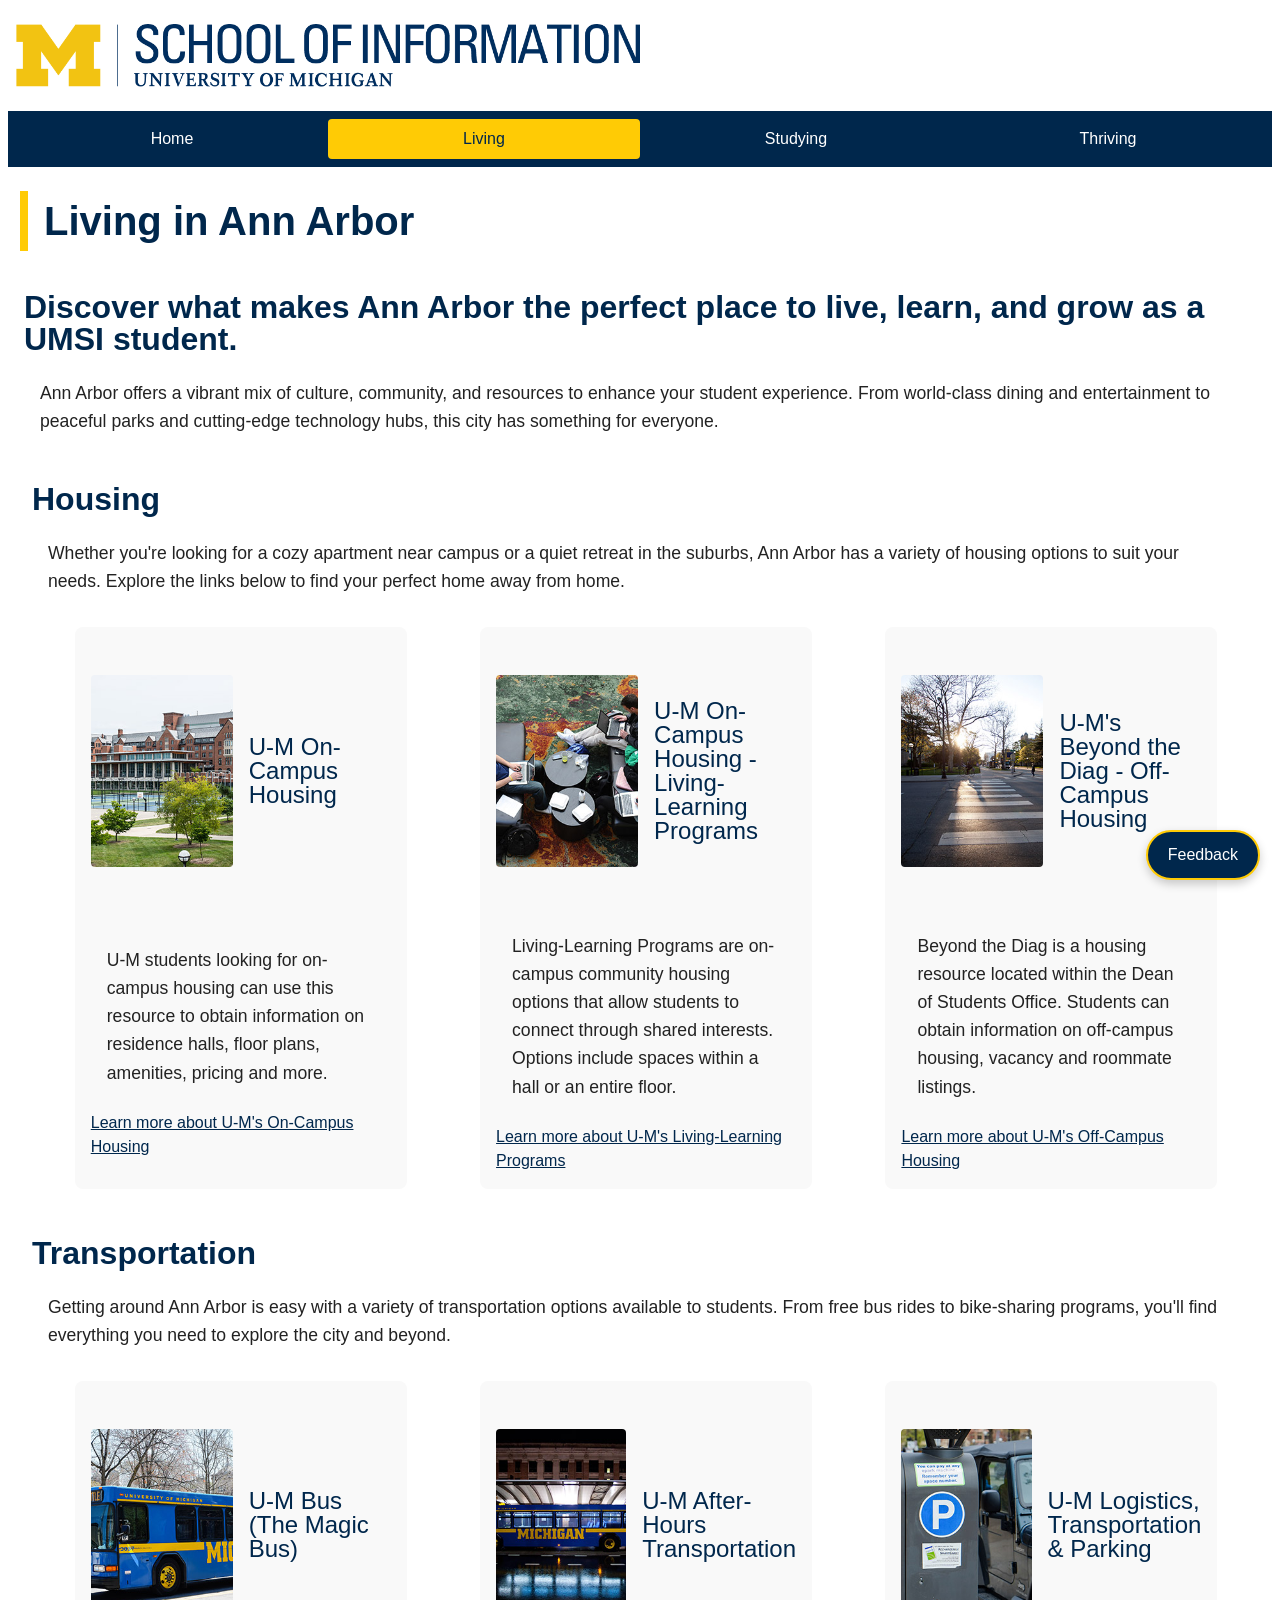
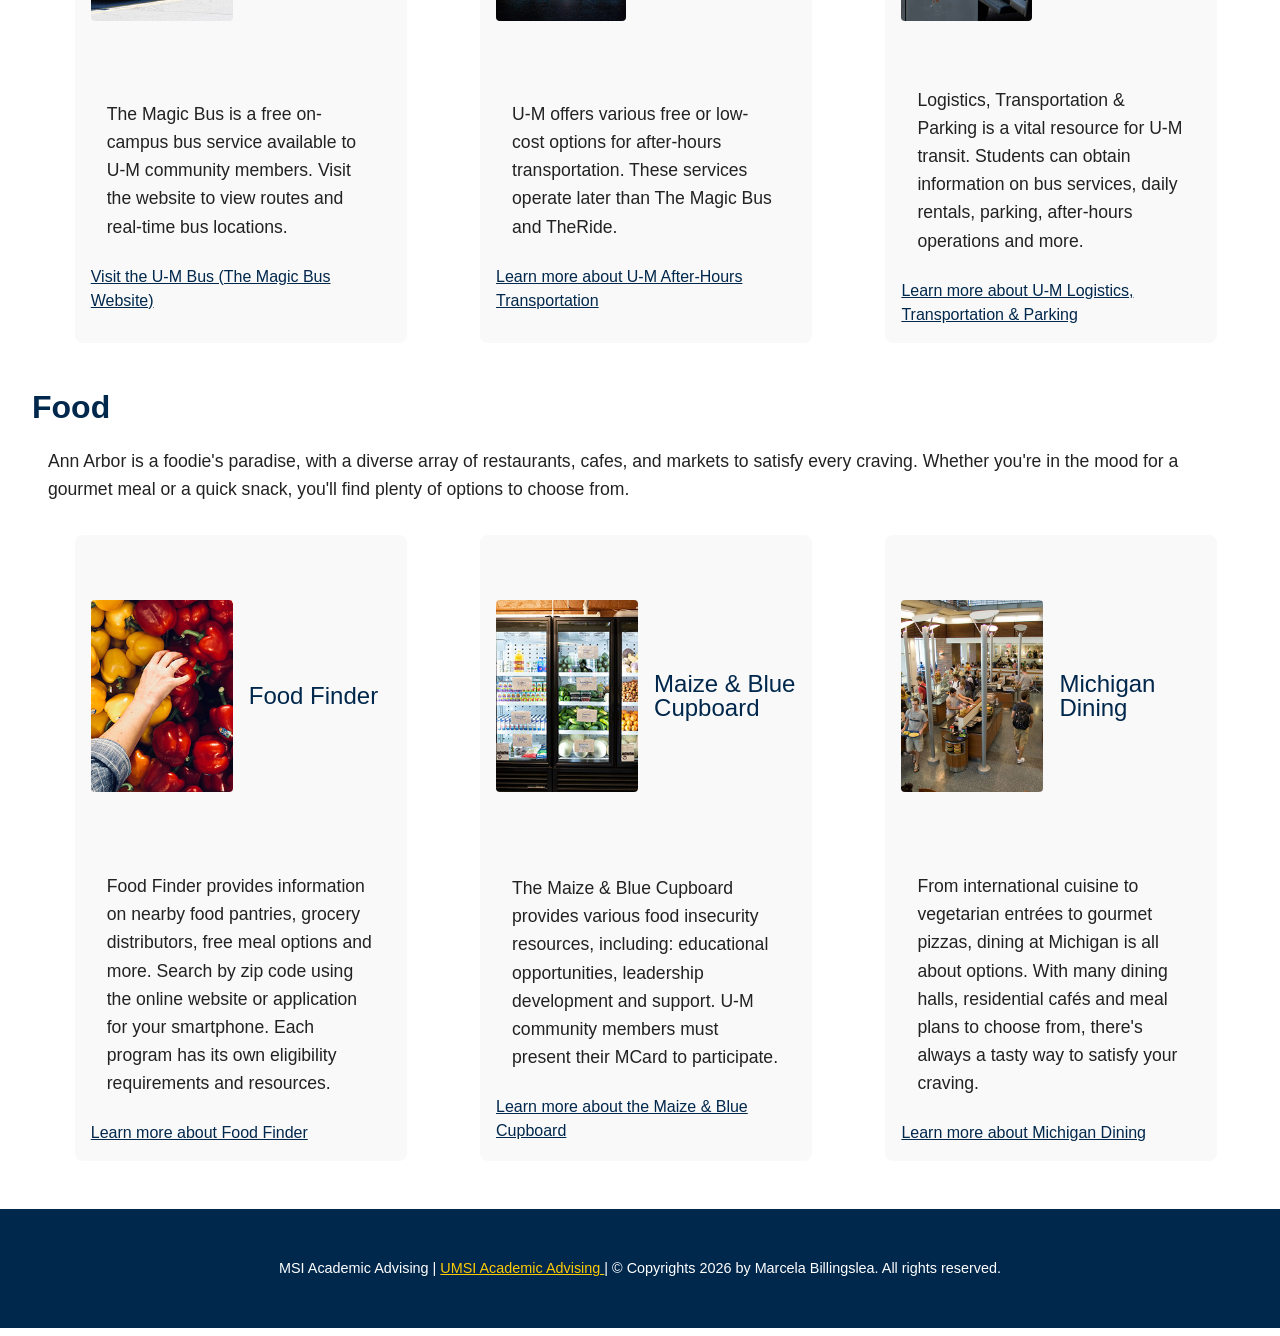
<file: living.html>
<!DOCTYPE html>
<html lang="en">
<head>
    <meta charset="UTF-8">
    <meta name="viewport" content="width=device-width, initial-scale=1.0">
    <link rel="icon" href="images/UMSI_signature_vertical_informal_solidblue.jpg" type="image/jpeg">
    <link rel="stylesheet" href="css/html5reset.css">
	<link rel="stylesheet" href="css/style.css">
    <title>Living</title>
</head>
<body>
    <header>
        <a class="skip-link" href="#main-content" tabindex="0">Skip to Main Content</a>
        <img src="images/umsi-logo.png" alt="UMSI Logo" class="brand">
        <nav>
            <button class="hamburger" aria-label="Toggle navigation">
                &#9776; <!-- hamburger icon -->
            </button>
            <ul>
                <li><a href="index.html">Home</a></li>
                <li><a href="living.html" aria-current="page">Living</a></li>
                <li><a href="studying.html">Studying</a></li>
                <li><a href="thriving.html">Thriving</a></li>
            </ul>
        </nav>
        <h1>Living in Ann Arbor</h1>
    </header>
    <main id="main-content">
        <section class="welcome-section">
            <h2 tabindex="0">Discover what makes Ann Arbor the perfect place to live, learn, and grow as a UMSI student.</h2>
            <p tabindex="0">Ann Arbor offers a vibrant mix of culture, community, and resources to enhance your student experience. From world-class dining and entertainment to peaceful parks and cutting-edge technology hubs, this city has something for everyone.</p>
        </section>
        <section class="housing-section">
            <h2 tabindex="0">Housing</h2>
            <p tabindex="0">Whether you're looking for a cozy apartment near campus or a quiet retreat in the suburbs, Ann Arbor has a variety of housing options to suit your needs. Explore the links below to find your perfect home away from home.</p>
            <div class="grid">
                <div class="card" tabindex="0">
                    <img src="images/oncampushousing.jpg" alt="Mosher Jordan Hall showcasing a modern residence hall with a large courtyard.">
                    <h3>U-M On-Campus Housing</h3>
                    <div class="card-content">
                        <p tabindex="0">U-M students looking for on-campus housing can use this resource to obtain information on residence halls, floor plans, amenities, pricing and more.</p>
                        <a href="https://housing.umich.edu/">Learn more about U-M's On-Campus Housing</a>
                    </div>
                </div>
                <div class="card" tabindex="0">
                    <img src="images/livinglearning.jpg" alt="Students studying together in a common area in a residence hall.">
                    <h3>U-M On-Campus Housing - Living-Learning Programs</h3>
                    <div class="card-content">
                        <p tabindex="0">Living-Learning Programs are on-campus community housing options that allow students to connect through shared interests. Options include spaces within a hall or an entire floor.</p>
                        <a href="https://housing.umich.edu/themes-mlcs/">Learn more about U-M's Living-Learning Programs</a>
                    </div>
                </div>
                <div class="card" tabindex="0">
                    <img src="images/offcampushousing.jpg" alt="View of a cross walk in central Ann Arbor">
                    <h3>U-M's Beyond the Diag - Off-Campus Housing</h3>
                    <div class="card-content">
                        <p tabindex="0">Beyond the Diag is a housing resource located within the Dean of Students Office. Students can obtain information on off-campus housing, vacancy and roommate listings.</p>
                        <a href="https://offcampus.umich.edu/topic/rental-info">Learn more about U-M's Off-Campus Housing</a>
                    </div>
                </div>
            </div>
        </section>
        <section class="transportation-section" tabindex="0">
            <h2 tabindex="0">Transportation</h2>
            <p tabindex="0">Getting around Ann Arbor is easy with a variety of transportation options available to students. From free bus rides to bike-sharing programs, you'll find everything you need to explore the city and beyond.</p>
            <div class="grid">
                <div class="card" tabindex="0">
                    <img src="images/magicbus.jpg" alt="The Magic Bus, a free on-campus bus service available to U-M community members.">
                    <h3>U-M Bus (The Magic Bus)</h3>
                    <div class="card-content" tabindex="0">
                        <p tabindex="0">The Magic Bus is a free on-campus bus service available to U-M community members. Visit the website to view routes and real-time bus locations.</p>
                        <a href="http://mbus.doublemap.com/map/">Visit the U-M Bus (The Magic Bus Website)</a>
                    </div>
                </div>
                <div class="card" tabindex="0">
                    <img src="images/afterhourstransportation.jpg" alt="A bus stationed at the bus stop at night.">
                    <h3>U-M After-Hours Transportation</h3>
                    <div class="card-content" tabindex="0">
                        <p tabindex="0">U-M offers various free or low-cost options for after-hours transportation. These services operate later than The Magic Bus and TheRide.</p>
                        <a href="http://ltp.umich.edu/campus-transit/after-hours/">Learn more about U-M After-Hours Transportation</a>
                    </div>
                </div>
                <div class="card" tabindex="0">
                    <img src="images/parking.jpg" alt="Ann Arbor parking meter.">
                    <h3>U-M Logistics, Transportation & Parking</h3>
                    <div class="card-content" tabindex="0">
                        <p tabindex="0">Logistics, Transportation & Parking is a vital resource for U-M transit. Students can obtain information on bus services, daily rentals, parking, after-hours operations and more.</p>
                        <a href="https://ltp.umich.edu/campus-transit/">Learn more about U-M Logistics, Transportation & Parking</a>
                    </div>
                </div>
            </div>
        </section>
        <section class="food-section" tabindex="0">
            <h2 tabindex="0">Food</h2>
            <p tabindex="0">Ann Arbor is a foodie's paradise, with a diverse array of restaurants, cafes, and markets to satisfy every craving. Whether you're in the mood for a gourmet meal or a quick snack, you'll find plenty of options to choose from.</p>
            <div class="grid">
                <div class="card" tabindex="0">
                    <img src="images/foodfinder-1.jpg" alt="Red and yellow peppers being grabbed by a hand.">
                    <h3>Food Finder</h3>
                    <div class="card-content" tabindex="0">
                        <p tabindex="0">Food Finder provides information on nearby food pantries, grocery distributors, free meal options and more. Search by zip code using the online website or application for your smartphone. Each program has its own eligibility requirements and resources.</p>
                        <a href="https://foodfinder.us/">Learn more about Food Finder</a>
                    </div>
                </div>
                <div class="card" tabindex="0">
                    <img src="images/maizeandbluecupboard.jpg" alt="Maize & Blue Cupboard fridges.">
                    <h3>Maize & Blue Cupboard</h3>
                    <div class="card-content" tabindex="0">
                        <p tabindex="0">The Maize & Blue Cupboard provides various food insecurity resources, including: educational opportunities, leadership development and support. U-M community members must present their MCard to participate.</p>
                        <a href="https://mbc.studentlife.umich.edu/">Learn more about the Maize & Blue Cupboard</a>
                    </div>
                </div>
                <div class="card" tabindex="0">
                    <img src="images/mdinning.jpg" alt="A variety of food options at a dining hall.">
                    <h3>Michigan Dining</h3>
                    <div class="card-content" tabindex="0">
                        <p tabindex="0">From international cuisine to vegetarian entrées to gourmet pizzas, dining at Michigan is all about options. With many dining halls, residential cafés and meal plans to choose from, there's always a tasty way to satisfy your craving.</p>
                        <a href="https://dining.umich.edu/">Learn more about Michigan Dining</a>
                    </div>
                </div>
            </div>
        </section>
    </main>
    <footer>
        <p>MSI Academic Advising | <a href="https://sites.google.com/umich.edu/msiacademicadvising/student-support-resources">UMSI Academic Advising </a> | © Copyrights <span id="year"></span> by Marcela Billingslea. All rights reserved.</p>
    </footer>
    <script>
        fetch('form.html')
            .then(res => res.text())
            .then(html => {
                const wrapper = document.createElement('div');
                wrapper.innerHTML = html;
                document.body.appendChild(wrapper);
                const toggleBtn = wrapper.querySelector('.form-toggle-btn');
                const formBox = wrapper.querySelector('.umsi-feedback-form');
                toggleBtn.addEventListener('click', () => {
                    formBox.classList.toggle('visible');
                });
            });
        document.getElementById("year").innerHTML = new Date().getFullYear();
        document.querySelector('.hamburger').addEventListener('click', function() {
            const nav = document.querySelector('nav');
            nav.classList.toggle('active');
        });
    </script>
</body>

</html>
</file>
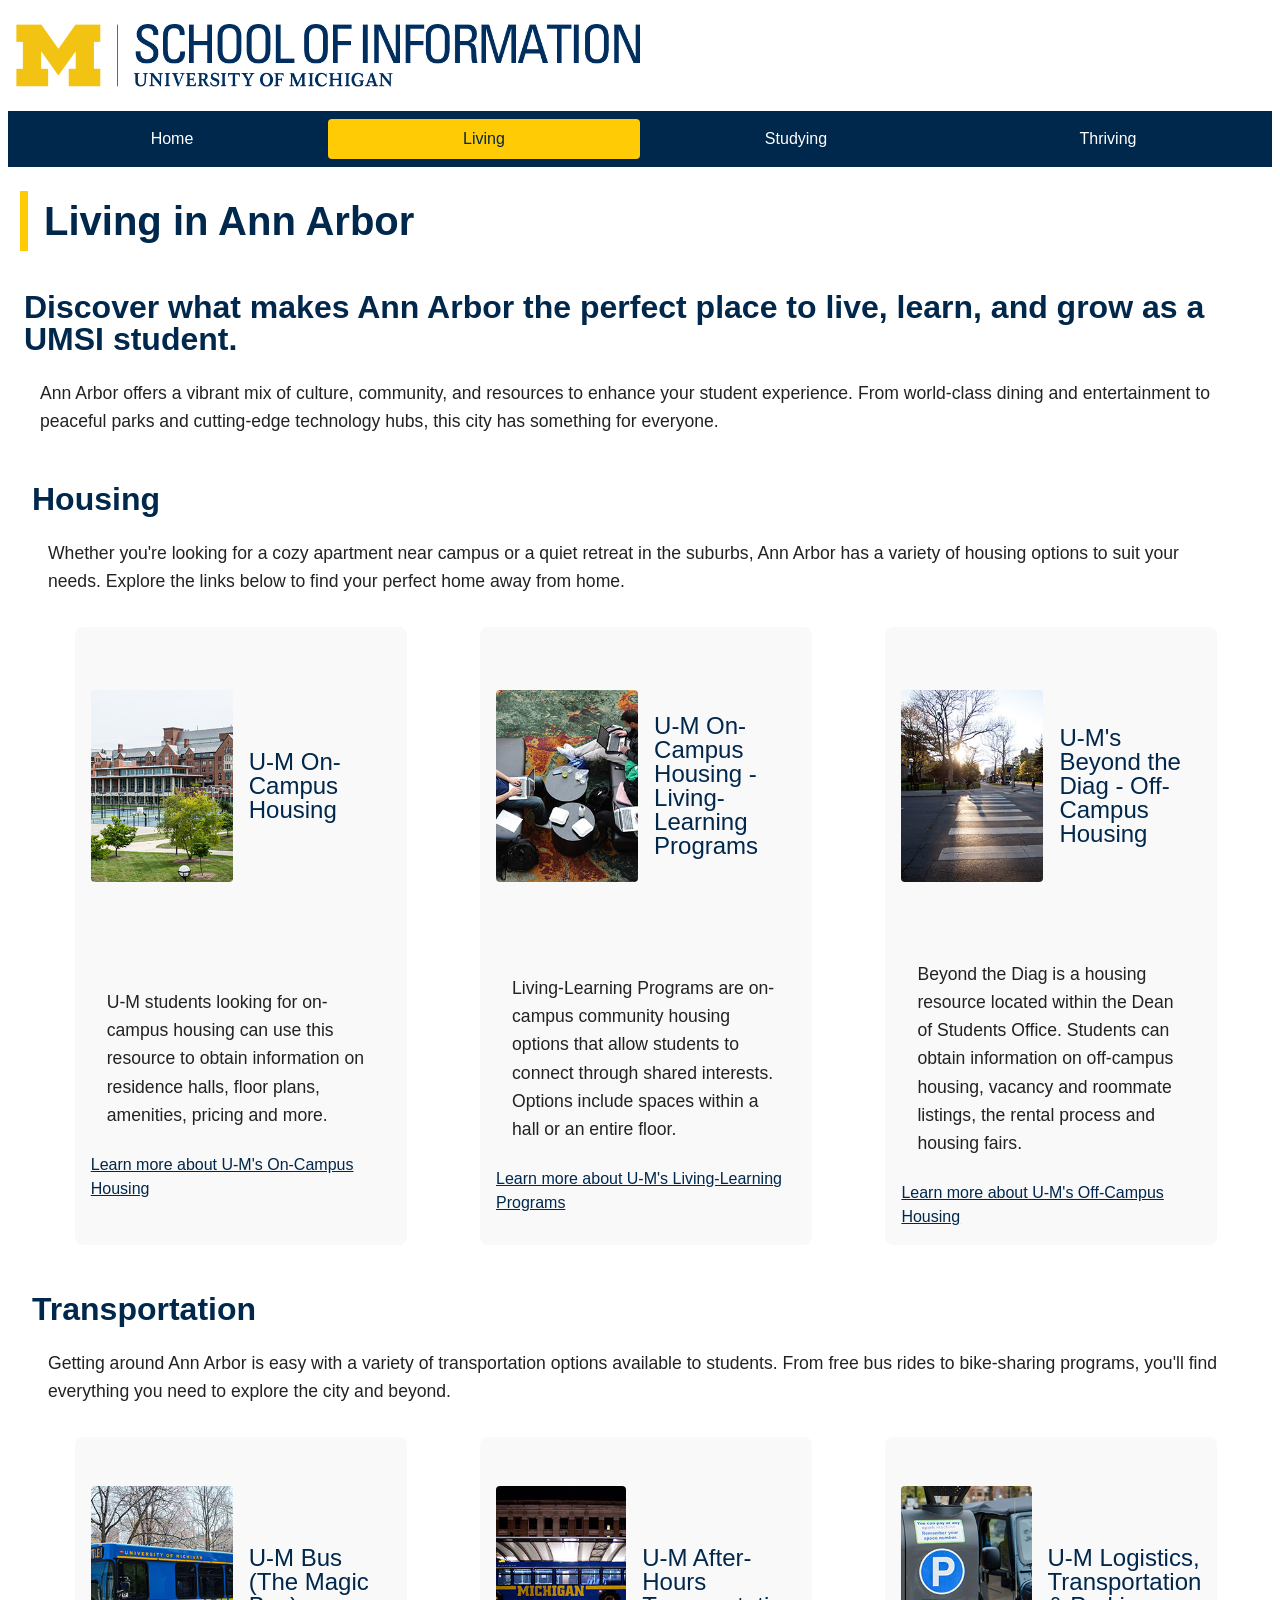
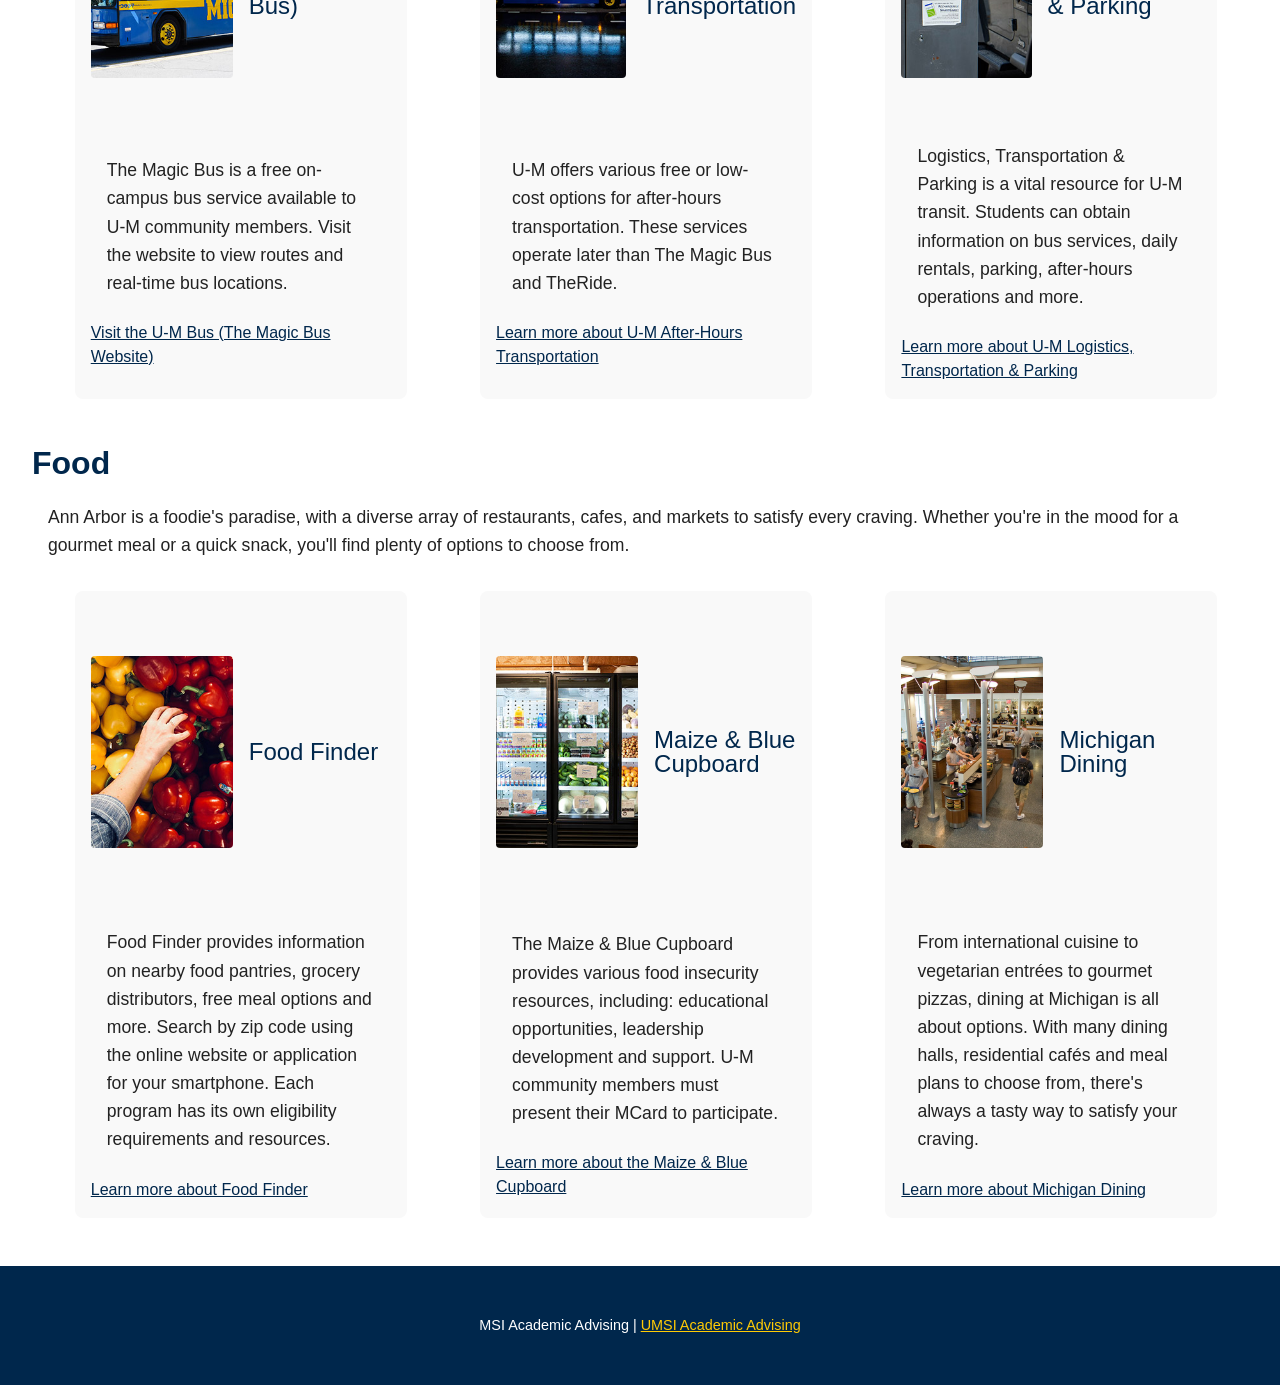
<file: page_1.html>
<!DOCTYPE html>
<html lang="en">
<head>
    <meta charset="UTF-8">
    <meta name="viewport" content="width=device-width, initial-scale=1.0">
    <link rel="icon" href="images/UMSI_signature_vertical_informal_solidblue.jpg" type="image/jpeg">
    <link rel="stylesheet" href="css/html5reset.css">
	<link rel="stylesheet" href="css/style.css">
    <title>Living</title>
</head>
<body>
    <header>
        <a class="skip-link" href="#main-content" tabindex="0">Skip to Main Content</a>
        <img src="images/umsi-logo.png" alt="UMSI Logo" class="brand">
        <nav>
            <ul>
                <li><a href="index.html">Home</a></li>
                <li><a href="page_1.html" aria-current="page">Living</a></li>
                <li><a href="page_2.html">Studying</a></li>
                <li><a href="page_3.html">Thriving</a></li>
            </ul>
        </nav>
        <h1>Living in Ann Arbor</h1>
    </header>
    <main id="main-content">
        <section class="welcome-section">
            <h2 tabindex="0">Discover what makes Ann Arbor the perfect place to live, learn, and grow as a UMSI student.</h2>
            <p tabindex="0">Ann Arbor offers a vibrant mix of culture, community, and resources to enhance your student experience. From world-class dining and entertainment to peaceful parks and cutting-edge technology hubs, this city has something for everyone.</p>
        </section>
        <section class="housing-section">
            <h2 tabindex="0">Housing</h2>
            <p tabindex="0">Whether you're looking for a cozy apartment near campus or a quiet retreat in the suburbs, Ann Arbor has a variety of housing options to suit your needs. Explore the links below to find your perfect home away from home.</p>
            <div class="grid">
                <div class="card" tabindex="0">
                    <img src="images/oncampushousing.jpg" alt="Mosher Jordan Hall showcasing a modern residence hall with a large courtyard.">
                    <h3>U-M On-Campus Housing</h3>
                    <div class="card-content" tabindex="0">
                        <p tabindex="0">U-M students looking for on-campus housing can use this resource to obtain information on residence halls, floor plans, amenities, pricing and more.</p>
                        <a href="https://housing.umich.edu/">Learn more about U-M's On-Campus Housing</a>
                    </div>
                </div>
                <div class="card" tabindex="0">
                    <img src="images/livinglearning.jpg" alt="Students studying together in a common area in a residence hall.">
                    <h3>U-M On-Campus Housing - Living-Learning Programs</h3>
                    <div class="card-content" tabindex="0">
                        <p tabindex="0">Living-Learning Programs are on-campus community housing options that allow students to connect through shared interests. Options include spaces within a hall or an entire floor.</p>
                        <a href="https://housing.umich.edu/themes-mlcs/">Learn more about U-M's Living-Learning Programs</a>
                    </div>
                </div>
                <div class="card" tabindex="0">
                    <img src="images/offcampushousing.jpg" alt="View of a cross walk in central Ann Arbor">
                    <h3>U-M's Beyond the Diag - Off-Campus Housing</h3>
                    <div class="card-content" tabindex="0">
                        <p tabindex="0">Beyond the Diag is a housing resource located within the Dean of Students Office. Students can obtain information on off-campus housing, vacancy and roommate listings, the rental process and housing fairs.</p>
                        <a href="https://offcampus.umich.edu/topic/rental-info">Learn more about U-M's Off-Campus Housing</a>
                    </div>
                </div>
            </div>
        </section>
        <section class="transportation-section" tabindex="0">
            <h2 tabindex="0">Transportation</h2>
            <p tabindex="0">Getting around Ann Arbor is easy with a variety of transportation options available to students. From free bus rides to bike-sharing programs, you'll find everything you need to explore the city and beyond.</p>
            <div class="grid">
                <div class="card" tabindex="0">
                    <img src="images/magicbus.jpg" alt="The Magic Bus, a free on-campus bus service available to U-M community members.">
                    <h3>U-M Bus (The Magic Bus)</h3>
                    <div class="card-content" tabindex="0">
                        <p tabindex="0">The Magic Bus is a free on-campus bus service available to U-M community members. Visit the website to view routes and real-time bus locations.</p>
                        <a href="http://mbus.doublemap.com/map/">Visit the U-M Bus (The Magic Bus Website)</a>
                    </div>
                </div>
                <div class="card" tabindex="0">
                    <img src="images/afterhourstransportation.jpg" alt="A bus stationed at the bus stop at night.">
                    <h3>U-M After-Hours Transportation</h3>
                    <div class="card-content" tabindex="0">
                        <p tabindex="0">U-M offers various free or low-cost options for after-hours transportation. These services operate later than The Magic Bus and TheRide.</p>
                        <a href="http://ltp.umich.edu/campus-transit/after-hours/">Learn more about U-M After-Hours Transportation</a>
                    </div>
                </div>
                <div class="card" tabindex="0">
                    <img src="images/parking.jpg" alt="Ann Arbor parking meter.">
                    <h3>U-M Logistics, Transportation & Parking</h3>
                    <div class="card-content" tabindex="0">
                        <p tabindex="0">Logistics, Transportation & Parking is a vital resource for U-M transit. Students can obtain information on bus services, daily rentals, parking, after-hours operations and more.</p>
                        <a href="https://ltp.umich.edu/campus-transit/">Learn more about U-M Logistics, Transportation & Parking</a>
                    </div>
                </div>
            </div>
        </section>
        <section class="food-section" tabindex="0">
            <h2 tabindex="0">Food</h2>
            <p tabindex="0">Ann Arbor is a foodie's paradise, with a diverse array of restaurants, cafes, and markets to satisfy every craving. Whether you're in the mood for a gourmet meal or a quick snack, you'll find plenty of options to choose from.</p>
            <div class="grid">
                <div class="card" tabindex="0">
                    <img src="images/foodfinder-1.jpg" alt="Red and yellow peppers being grabbed by a hand.">
                    <h3>Food Finder</h3>
                    <div class="card-content" tabindex="0">
                        <p tabindex="0">Food Finder provides information on nearby food pantries, grocery distributors, free meal options and more. Search by zip code using the online website or application for your smartphone. Each program has its own eligibility requirements and resources.</p>
                        <a href="https://foodfinder.us/">Learn more about Food Finder</a>
                    </div>
                </div>
                <div class="card" tabindex="0">
                    <img src="images/maizeandbluecupboard.jpg" alt="Maize & Blue Cupboard fridges.">
                    <h3>Maize & Blue Cupboard</h3>
                    <div class="card-content" tabindex="0">
                        <p tabindex="0">The Maize & Blue Cupboard provides various food insecurity resources, including: educational opportunities, leadership development and support. U-M community members must present their MCard to participate.</p>
                        <a href="https://mbc.studentlife.umich.edu/">Learn more about the Maize & Blue Cupboard</a>
                    </div>
                </div>
                <div class="card" tabindex="0">
                    <img src="images/mdinning.jpg" alt="A variety of food options at a dining hall.">
                    <h3>Michigan Dining</h3>
                    <div class="card-content" tabindex="0">
                        <p tabindex="0">From international cuisine to vegetarian entrées to gourmet pizzas, dining at Michigan is all about options. With many dining halls, residential cafés and meal plans to choose from, there's always a tasty way to satisfy your craving.</p>
                        <a href="https://dining.umich.edu/">Learn more about Michigan Dining</a>
                    </div>
                </div>
            </div>
        </section>
    </main>
    <footer>
        <p>MSI Academic Advising | <a href="https://sites.google.com/umich.edu/msiacademicadvising/student-support-resources">UMSI Academic Advising </a></p>
    </footer>
    
</body>

</html>
</file>
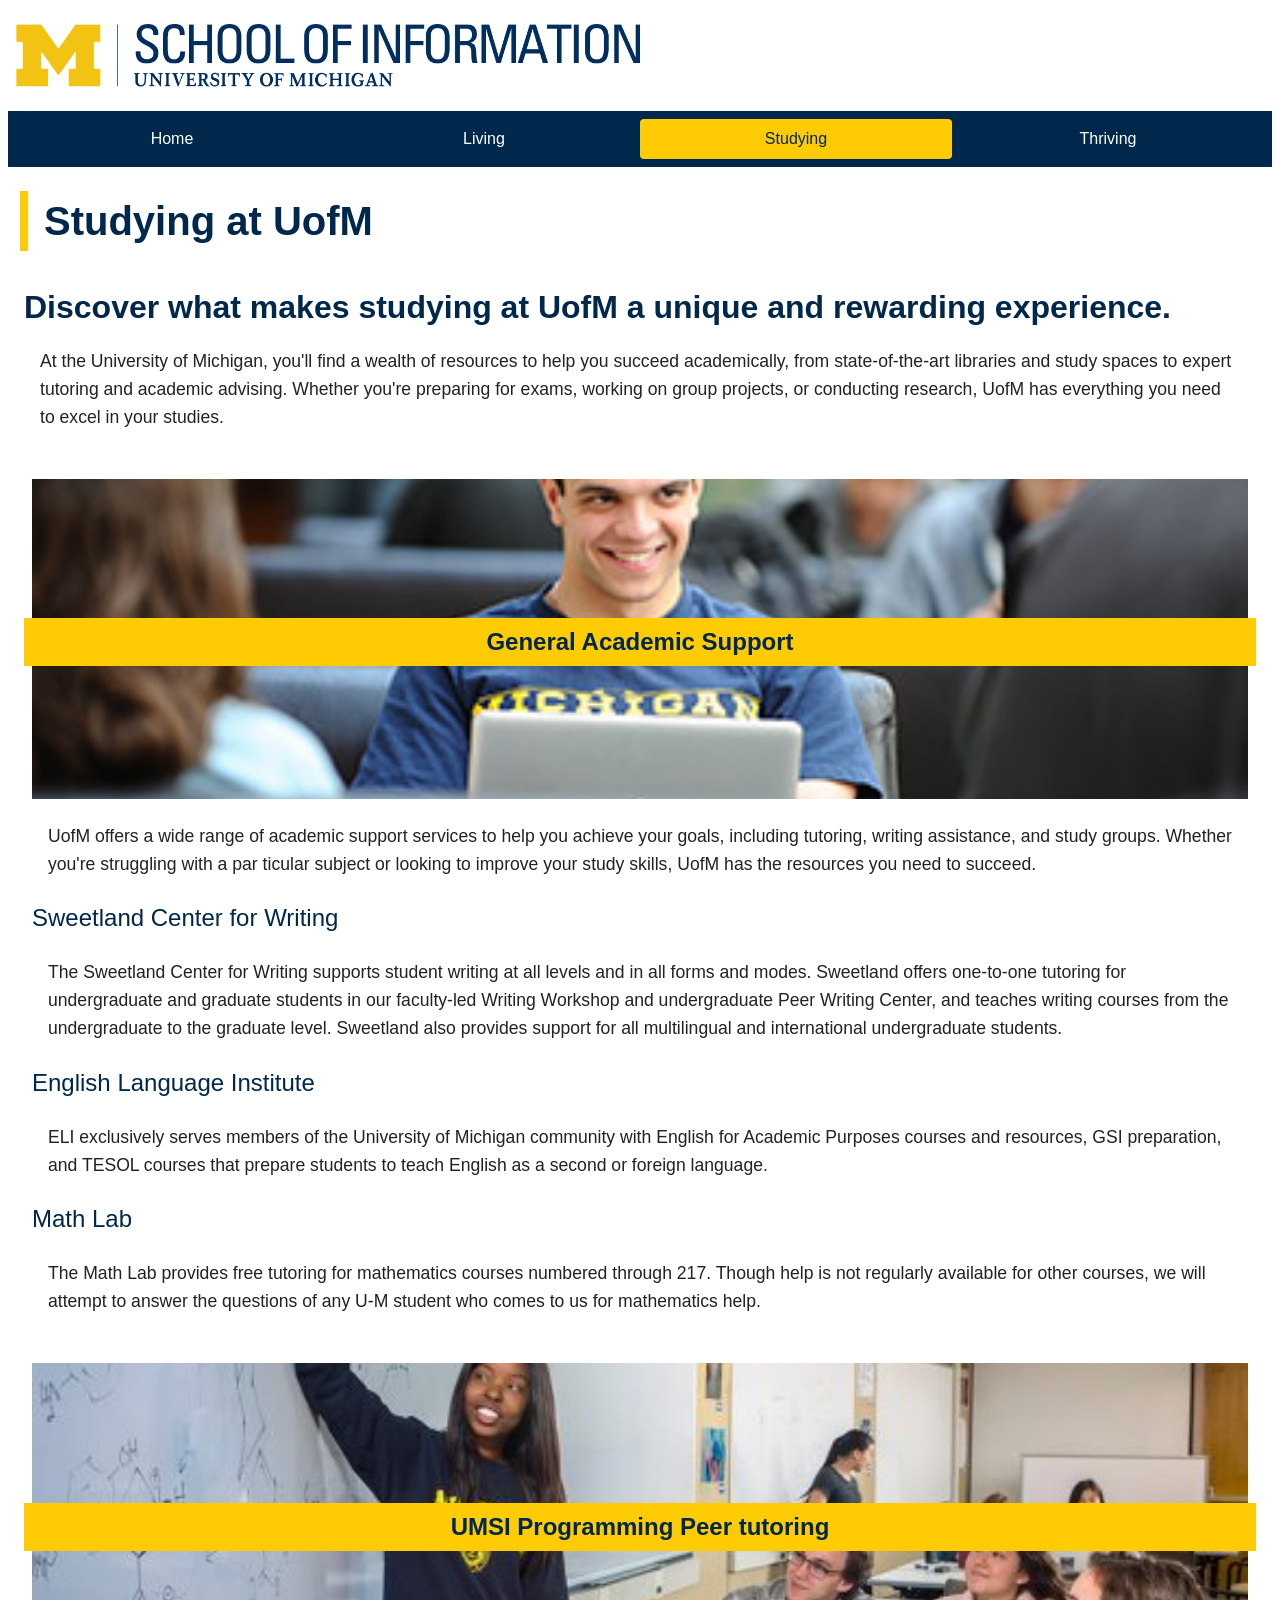
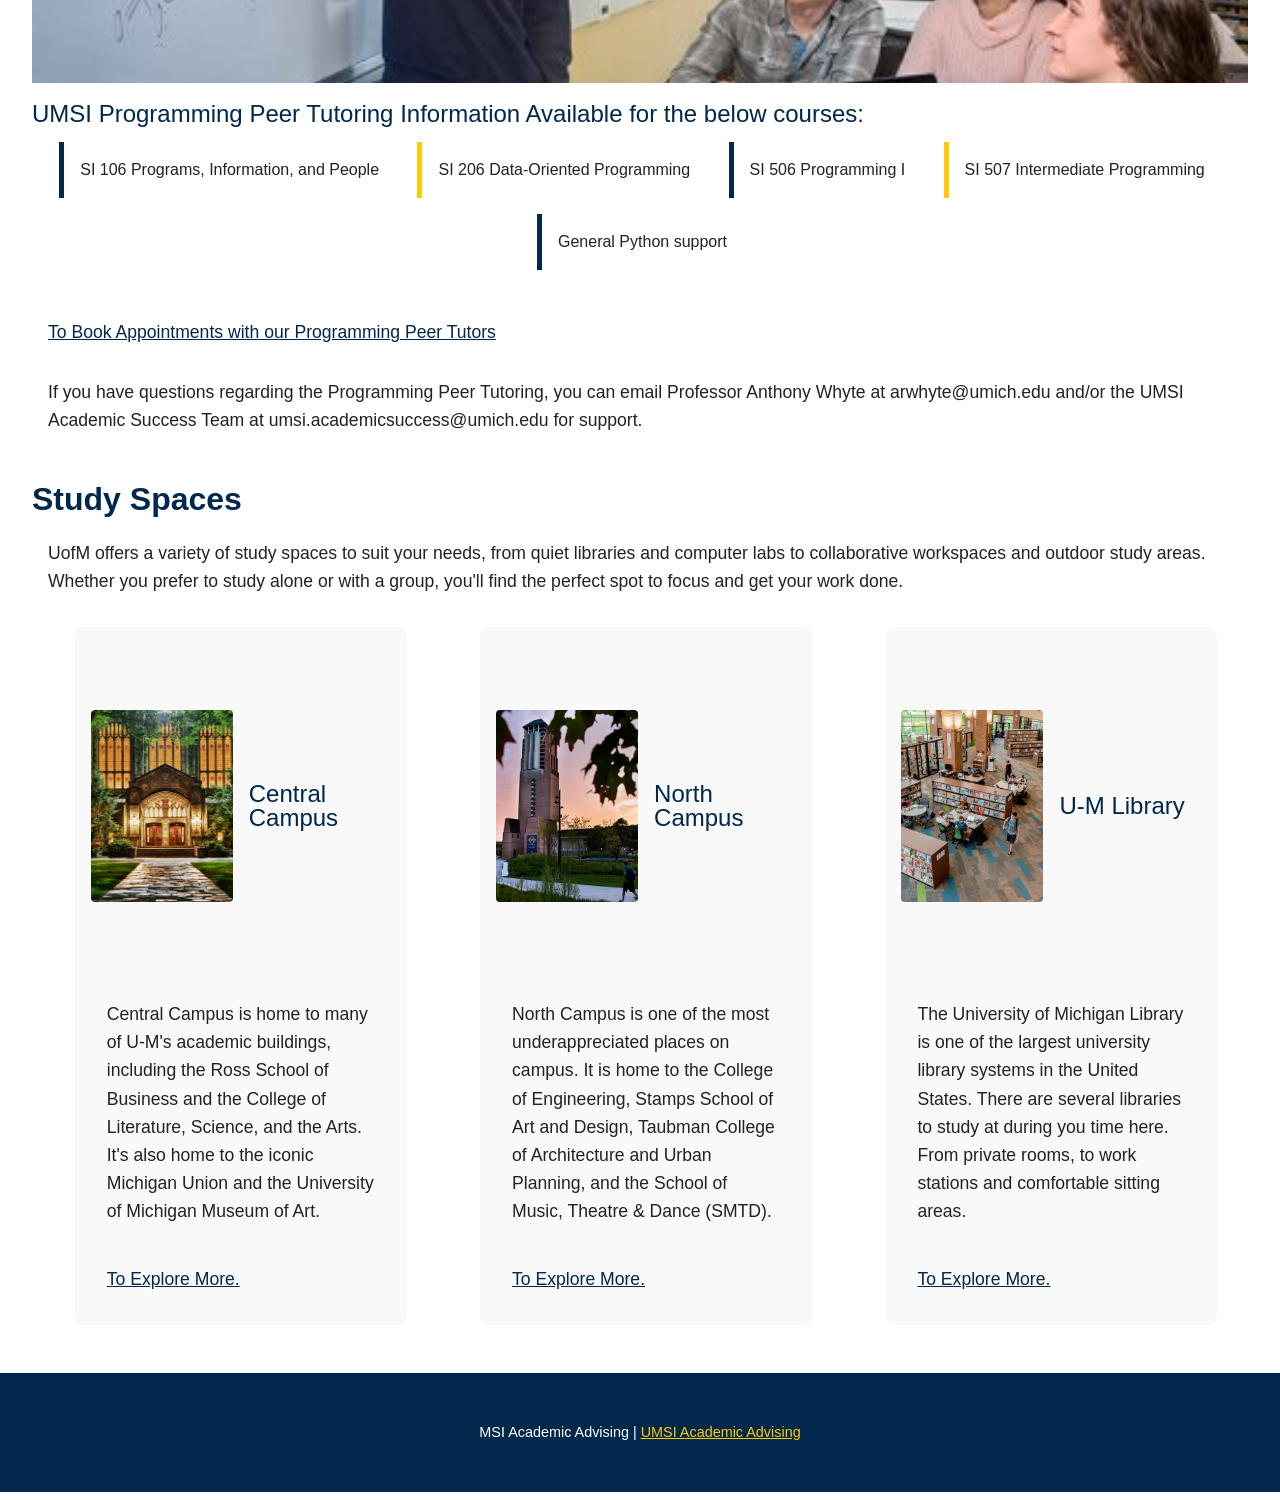
<file: page_2.html>
<!DOCTYPE html>
<html lang="en">
<head>
    <meta charset="UTF-8">
    <meta name="viewport" content="width=device-width, initial-scale=1.0">
    <link rel="icon" href="images/UMSI_signature_vertical_informal_solidblue.jpg" type="image/jpeg">
    <link rel="stylesheet" href="css/html5reset.css">
	<link rel="stylesheet" href="css/style.css">
    <title>Studying</title>
</head>
<body>
    <header>
        <a class="skip-link" href="#main-content" tabindex="0">Skip to Main Content</a>
        <img src="images/umsi-logo.png" alt="UMSI Logo" class="brand">
        <nav>
            <ul>
                <li><a href="index.html">Home</a></li>
                <li><a href="page_1.html">Living</a></li>
                <li><a href="page_2.html" aria-current="page">Studying</a></li>
                <li><a href="page_3.html">Thriving</a></li>
            </ul>
        </nav>
        <h1>Studying at UofM</h1>
    </header>
    <main id="main-content">
        <section class="welcome-section">
            <h2 tabindex="0">Discover what makes studying at UofM a unique and rewarding experience.</h2>
            <p tabindex="0">At the University of Michigan, you'll find a wealth of resources to help you succeed academically, from state-of-the-art libraries and study spaces to expert tutoring and academic advising. Whether you're preparing for exams, working on group projects, or conducting research, UofM has everything you need to excel in your studies.</p>
        </section>
        <section class="general-support">
            <div class="image-container">
                <img src="images/academic_support.jpg" alt="Student smilling in lecture hall">
                <h2 tabindex="0">General Academic Support</h2>
            </div>  
            <p tabindex="0">UofM offers a wide range of academic support services to help you achieve your goals, including tutoring, writing assistance, and study groups. Whether you're struggling with a par    ticular subject or looking to improve your study skills, UofM has the resources you need to succeed.</p>
            <div>
                <h3 tabindex="0">Sweetland Center for Writing</h3>
                <p tabindex="0">The Sweetland Center for Writing supports student writing at all levels and in all forms and modes. Sweetland offers one-to-one tutoring for undergraduate and graduate students in our faculty-led Writing Workshop and undergraduate Peer Writing Center, and teaches writing courses from the undergraduate to the graduate level. Sweetland also provides support for all multilingual and international undergraduate students.
                </p>
            </div>
            <div>
                <h3 tabindex="0">English Language Institute</h3>
                <p tabindex="0">ELI exclusively serves members of the University of Michigan community with English for Academic Purposes courses and resources, GSI preparation, and TESOL courses that prepare students to teach English as a second or foreign language.  </p>
            </div>
            <div>
                <h3 tabindex="0">Math Lab</h3>
                <p tabindex="0">The Math Lab provides free tutoring for mathematics courses numbered through 217. Though help is not regularly available for other courses, we will attempt to answer the questions of any U-M student who comes to us for mathematics help. 
                </p>
            </div>
        </section>
        <section class="programming-tutoring">
            <div class="image-container">
                <img src="images/tutoring_class.jpg" alt="Group of students paying attention to a tutor">
                <h2 tabindex="0">UMSI Programming Peer tutoring</h2>
            </div>
            <h3 tabindex="0">UMSI Programming Peer Tutoring Information Available for the below courses:</h3>
            <ul>
                <li tabindex="0">SI 106 Programs, Information, and People</li>
                <li tabindex="0">SI 206 Data-Oriented Programming</li>
                <li tabindex="0">SI 506 Programming I</li>
                <li tabindex="0">SI 507 Intermediate Programming</li>
                <li tabindex="0">General Python support</li>
            </ul>
            <p><a href="https://sites.google.com/umich.edu/umsitutoring/umsi-programming-tutoring?authuser=0">To Book Appointments with our Programming Peer Tutors</a></p>
            <p tabindex="0">If you have questions regarding the Programming Peer Tutoring, you can email Professor Anthony Whyte at arwhyte@umich.edu  and/or the UMSI Academic Success Team at umsi.academicsuccess@umich.edu for support. </p>
        </section>
        <section class="study-spaces">
            <h2 tabindex="0">Study Spaces</h2>
            <p tabindex="0">UofM offers a variety of study spaces to suit your needs, from quiet libraries and computer labs to collaborative workspaces and outdoor study areas. Whether you prefer to study alone or with a group, you'll find the perfect spot to focus and get your work done.</p>
            <div class="grid">
                <div class="card" tabindex="0">
                    <img src="images/law-quad-02.jpg" alt="Law Library entrance">
                    <h3>Central Campus</h3>
                    <div class="card-content">
                        <p tabindex="0">Central Campus is home to many of U-M's academic buildings, including the Ross School of Business and the College of Literature, Science, and the Arts. It's also home to the iconic Michigan Union and the University of Michigan Museum of Art.</p>
                        <p><a href="https://umich-cc.libcal.com/">To Explore More.</a></p>
                    </div>
                </div>
                <div class="card" tabindex="0">
                    <img src="images/north_campus.jpg" alt="Panoramic view of north campus">
                    <h3>North Campus</h3>
                    <div class="card-content">
                        <p tabindex="0">North Campus is one of the most underappreciated places on campus. It is home to the College of Engineering, Stamps School of Art and Design, Taubman College of Architecture and Urban Planning, and the School of Music, Theatre & Dance (SMTD).</p>
                        <p><a href="https://umich-nc.libcal.com/">To Explore More.</a></p>
                    </div>
                </div>
                <div class="card" tabindex="0">
                    <img src="images/library.jpg" alt="Duderstat Libary inside view">
                    <h3>U-M Library</h3>
                    <div class="card-content">
                        <p tabindex="0">The University of Michigan Library is one of the largest university library systems in the United States. There are several libraries to study at during you time here. From private rooms, to work stations and comfortable sitting areas.</p>
                        <p><a href="https://umich.libcal.com/">To Explore More.</a></p>
                    </div>
                </div>
            </div>
        </section>
    </main>
    <footer>
        <p>MSI Academic Advising | <a href="https://sites.google.com/umich.edu/msiacademicadvising/student-support-resources">UMSI Academic Advising </a></p>
    </footer>
    
</body>

</html>
</file>
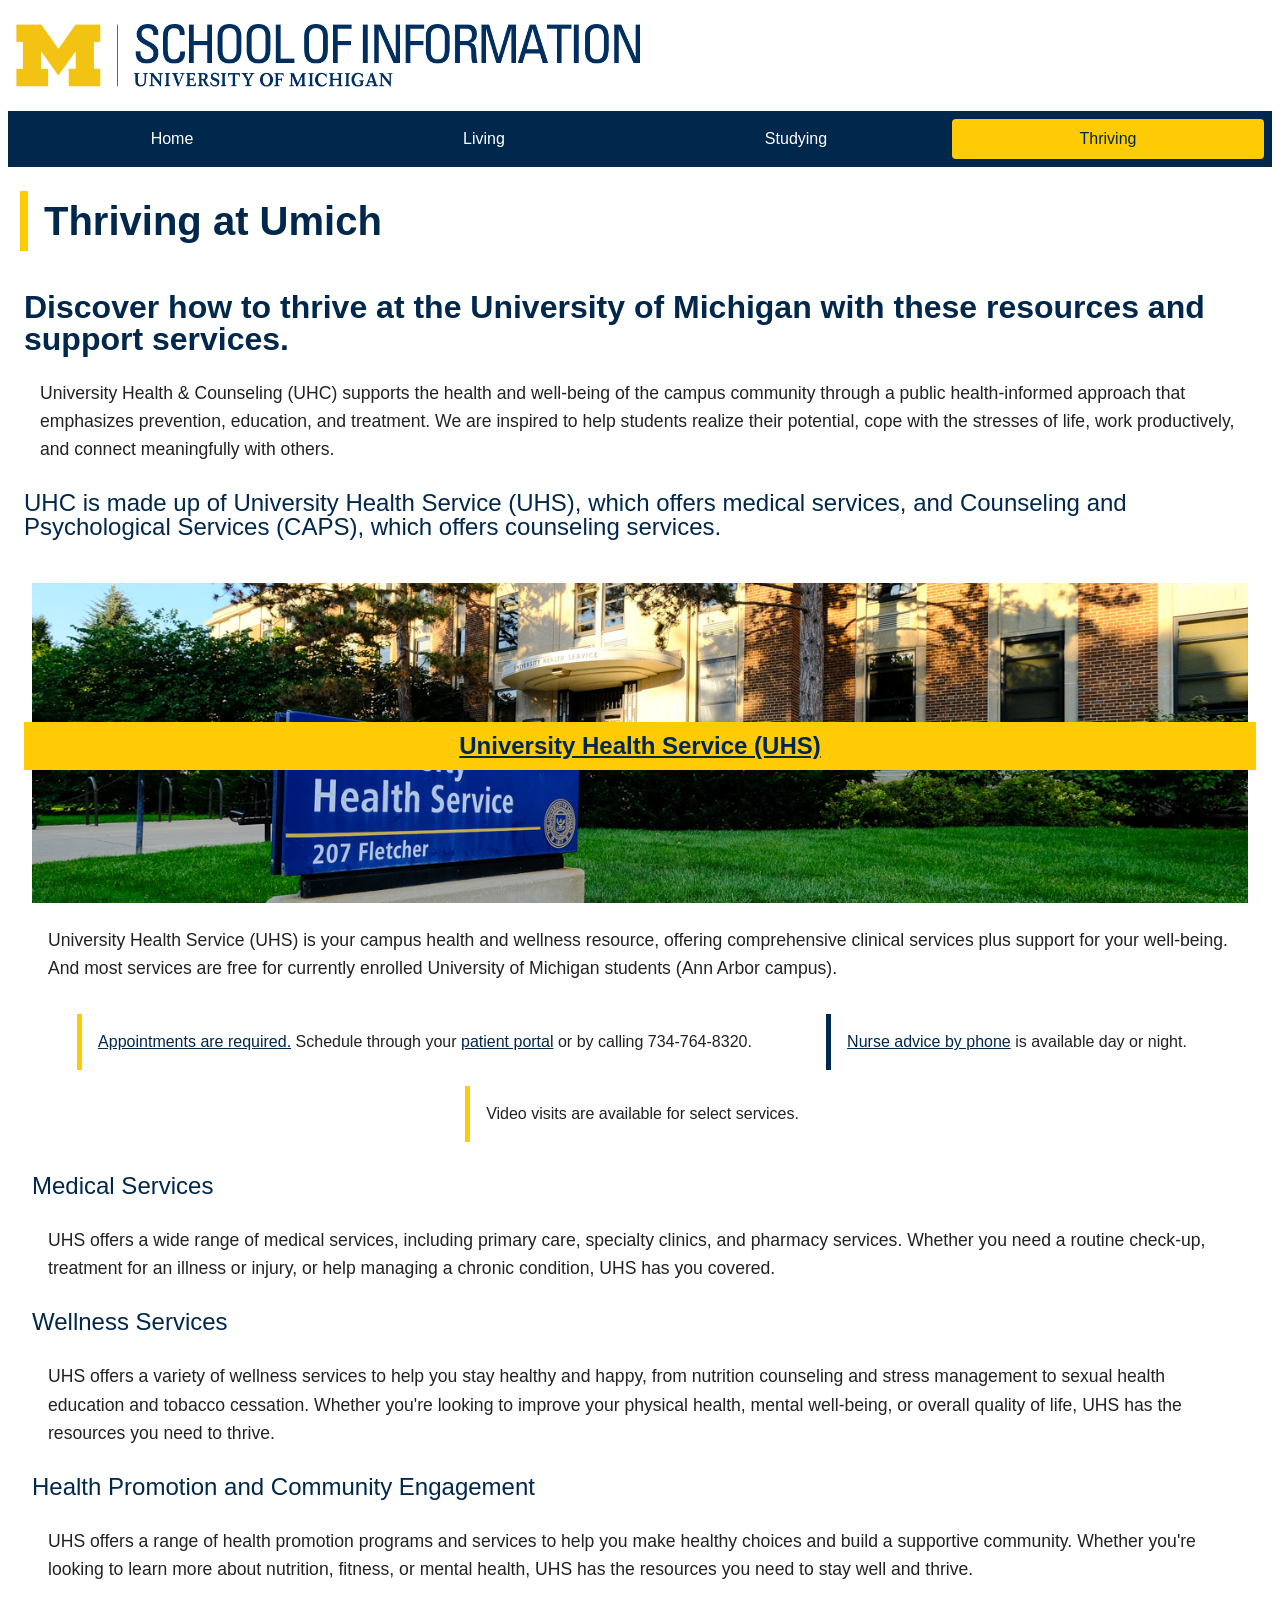
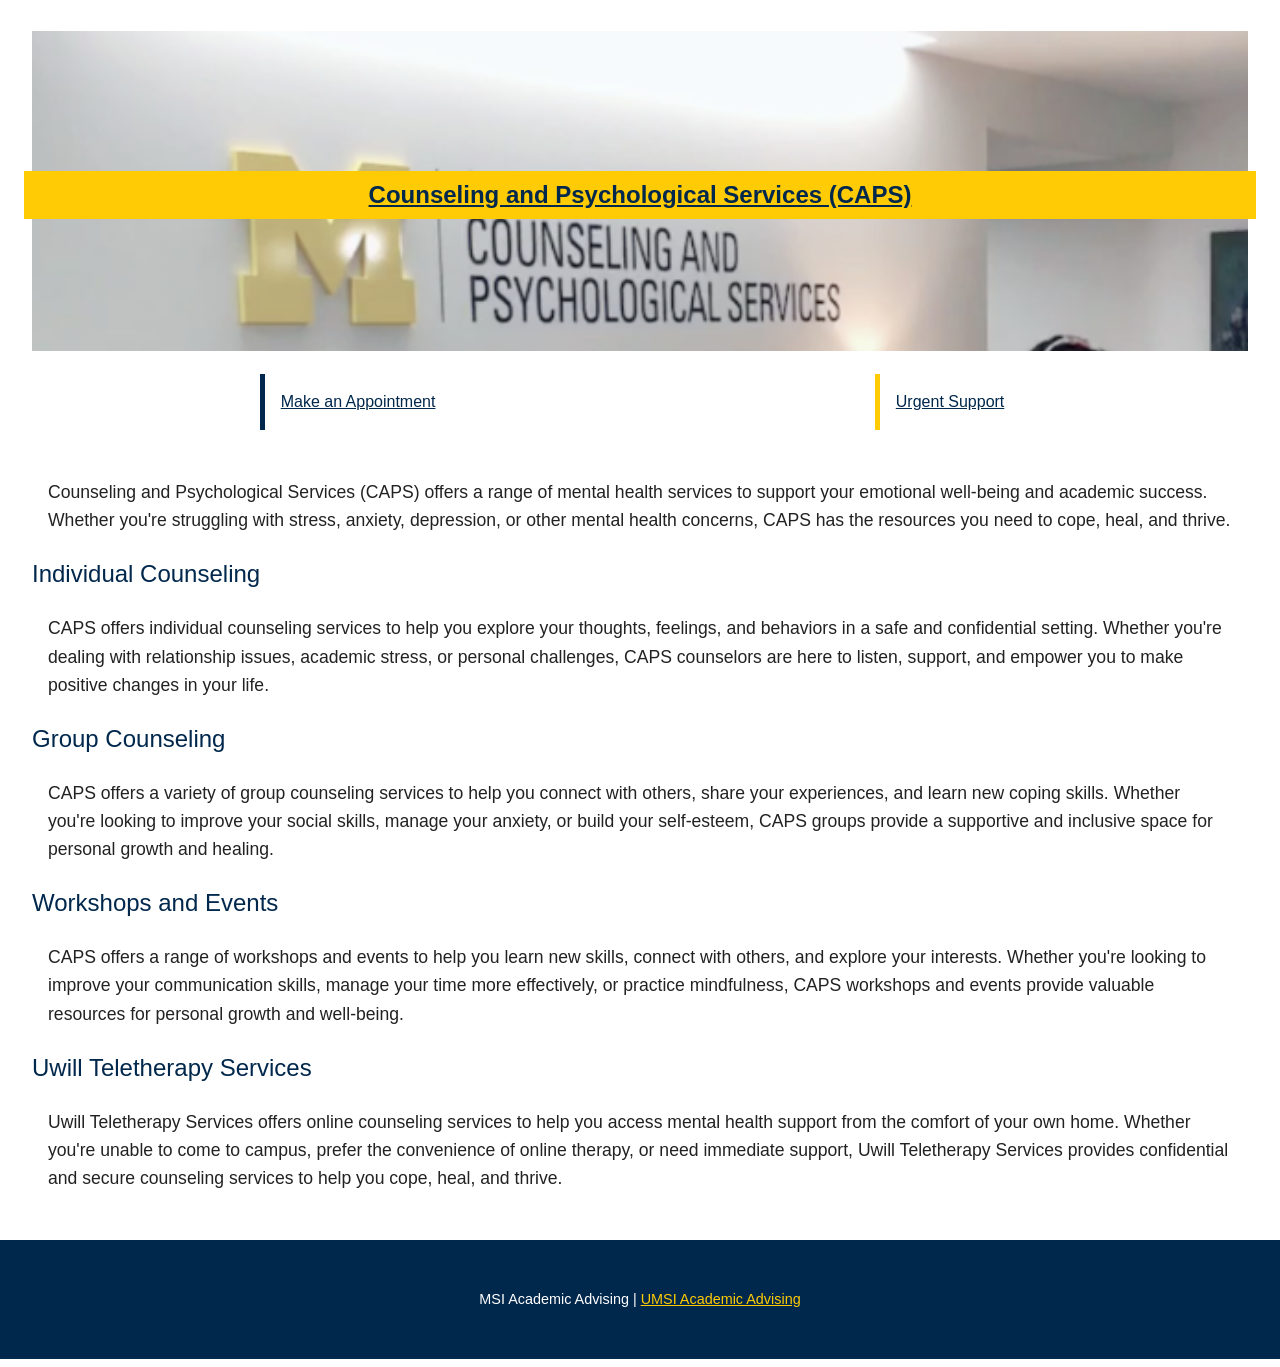
<file: page_3.html>
<!DOCTYPE html>
<html lang="en">
<head>
    <meta charset="UTF-8">
    <meta name="viewport" content="width=device-width, initial-scale=1.0">
    <link rel="icon" href="images/UMSI_signature_vertical_informal_solidblue.jpg" type="image/jpeg">
    <link rel="stylesheet" href="css/html5reset.css">
	<link rel="stylesheet" href="css/style.css">
    <title>Thriving</title>
</head>
<body>
    <header>
        <a class="skip-link" href="#main-content" tabindex="0">Skip to Main Content</a>
        <img src="images/umsi-logo.png" alt="UMSI Logo" class="brand">
        <nav>
            <ul>
                <li><a href="index.html">Home</a></li>
                <li><a href="page_1.html">Living</a></li>
                <li><a href="page_2.html">Studying</a></li>
                <li><a href="page_3.html" aria-current="page">Thriving</a></li>
            </ul>
        </nav>
        <h1>Thriving at Umich</h1>
    </header>
    <main id="main-content">
        <section class="welcome-section">
            <h2 tabindex="0">Discover how to thrive at the University of Michigan with these resources and support services.</h2>
            <p tabindex="0">University Health & Counseling (UHC) supports the health and well-being of the campus community through a public health-informed approach that emphasizes prevention, education, and treatment. We are inspired to help students realize their potential, cope with the stresses of life, work productively, and connect meaningfully with others.</p>
            <h3 tabindex="0">UHC is made up of University Health Service (UHS), which offers medical services, and Counseling and Psychological Services (CAPS), which offers counseling services.</h3>
        </section>
        <section class="health-services">
            <div class="image-container">
                <img src="images/uhs_front.jpg" alt="University Health Service building">
                <h2 tabindex="0"><a href="https://uhs.umich.edu/">University Health Service (UHS)</a></h2>
            </div>
            <p tabindex="0">University Health Service (UHS) is your campus health and wellness resource, offering comprehensive clinical services plus support for your well-being. And most services are free for currently enrolled University of Michigan students (Ann Arbor campus).</p>
                <ul>
                    <li tabindex="0"><a href="https://uhs.umich.edu/appt">Appointments are required.</a> Schedule through your <a href="https://www.myuofmhealth.org/">patient portal</a> or by calling 734-764-8320.</li>
                    <li tabindex="0"><a href="https://uhs.umich.edu/advice">Nurse advice by phone</a> is available day or night.</li>
                    <li tabindex="0">Video visits are available for select services.</li>
                </ul>
            <div>
                <h3 tabindex="0">Medical Services</h3>
                <p tabindex="0">UHS offers a wide range of medical services, including primary care, specialty clinics, and pharmacy services. Whether you need a routine check-up, treatment for an illness or injury, or help managing a chronic condition, UHS has you covered.</p>
            </div>
            <div>
                <h3 tabindex="0">Wellness Services</h3>
                <p tabindex="0">UHS offers a variety of wellness services to help you stay healthy and happy, from nutrition counseling and stress management to sexual health education and tobacco cessation. Whether you're looking to improve your physical health, mental well-being, or overall quality of life, UHS has the resources you need to thrive.</p>
            </div>
            <div>
                <h3 tabindex="0">Health Promotion and Community Engagement</h3>
                <p tabindex="0">UHS offers a range of health promotion programs and services to help you make healthy choices and build a supportive community. Whether you're looking to learn more about nutrition, fitness, or mental health, UHS has the resources you need to stay well and thrive.</p>
            </div>
        </section>
        <section class="counseling-services">
            <div class="image-container" tabindex="0">
                <img src="images/caps.png" alt="Counseling and Psychological Services office">
                <h2 tabindex="0"><a href="https://caps.umich.edu/">Counseling and Psychological Services (CAPS)</a></h2>
            </div>
                <ul>
                    <li tabindex="0"><a href= "https://caps.umich.edu/article/scheduling-appointment">Make an Appointment</a></li>
                    <li tabindex="0"><a href= "https://caps.umich.edu/article/urgent-support">Urgent Support</a></li>
                </ul>
                <p tabindex="0">Counseling and Psychological Services (CAPS) offers a range of mental health services to support your emotional well-being and academic success. Whether you're struggling with stress, anxiety, depression, or other mental health concerns, CAPS has the resources you need to cope, heal, and thrive.</p>
            <div tabindex="0">
                <h3 tabindex="0">Individual Counseling</h3>
                <p tabindex="0">CAPS offers individual counseling services to help you explore your thoughts, feelings, and behaviors in a safe and confidential setting. Whether you're dealing with relationship issues, academic stress, or personal challenges, CAPS counselors are here to listen, support, and empower you to make positive changes in your life.</p>
            </div>
            <div tabindex="0">
                <h3 tabindex="0">Group Counseling</h3>
                <p tabindex="0">CAPS offers a variety of group counseling services to help you connect with others, share your experiences, and learn new coping skills. Whether you're looking to improve your social skills, manage your anxiety, or build your self-esteem, CAPS groups provide a supportive and inclusive space for personal growth and healing.</p>
            </div>
            <div tabindex="0">
                <h3 tabindex="0">Workshops and Events</h3>
                <p tabindex="0">CAPS offers a range of workshops and events to help you learn new skills, connect with others, and explore your interests. Whether you're looking to improve your communication skills, manage your time more effectively, or practice mindfulness, CAPS workshops and events provide valuable resources for personal growth and well-being.</p>
            </div>
            <div tabindex="0">
                <h3 tabindex="0">Uwill Teletherapy Services</h3>
                <p tabindex="0">Uwill Teletherapy Services offers online counseling services to help you access mental health support from the comfort of your own home. Whether you're unable to come to campus, prefer the convenience of online therapy, or need immediate support, Uwill Teletherapy Services provides confidential and secure counseling services to help you cope, heal, and thrive.</p>
            </div>
        </section>
    </main>
    <footer>
        <p>MSI Academic Advising | <a href="https://sites.google.com/umich.edu/msiacademicadvising/student-support-resources">UMSI Academic Advising </a></p>
    </footer>
    
</body>

</html>
</file>
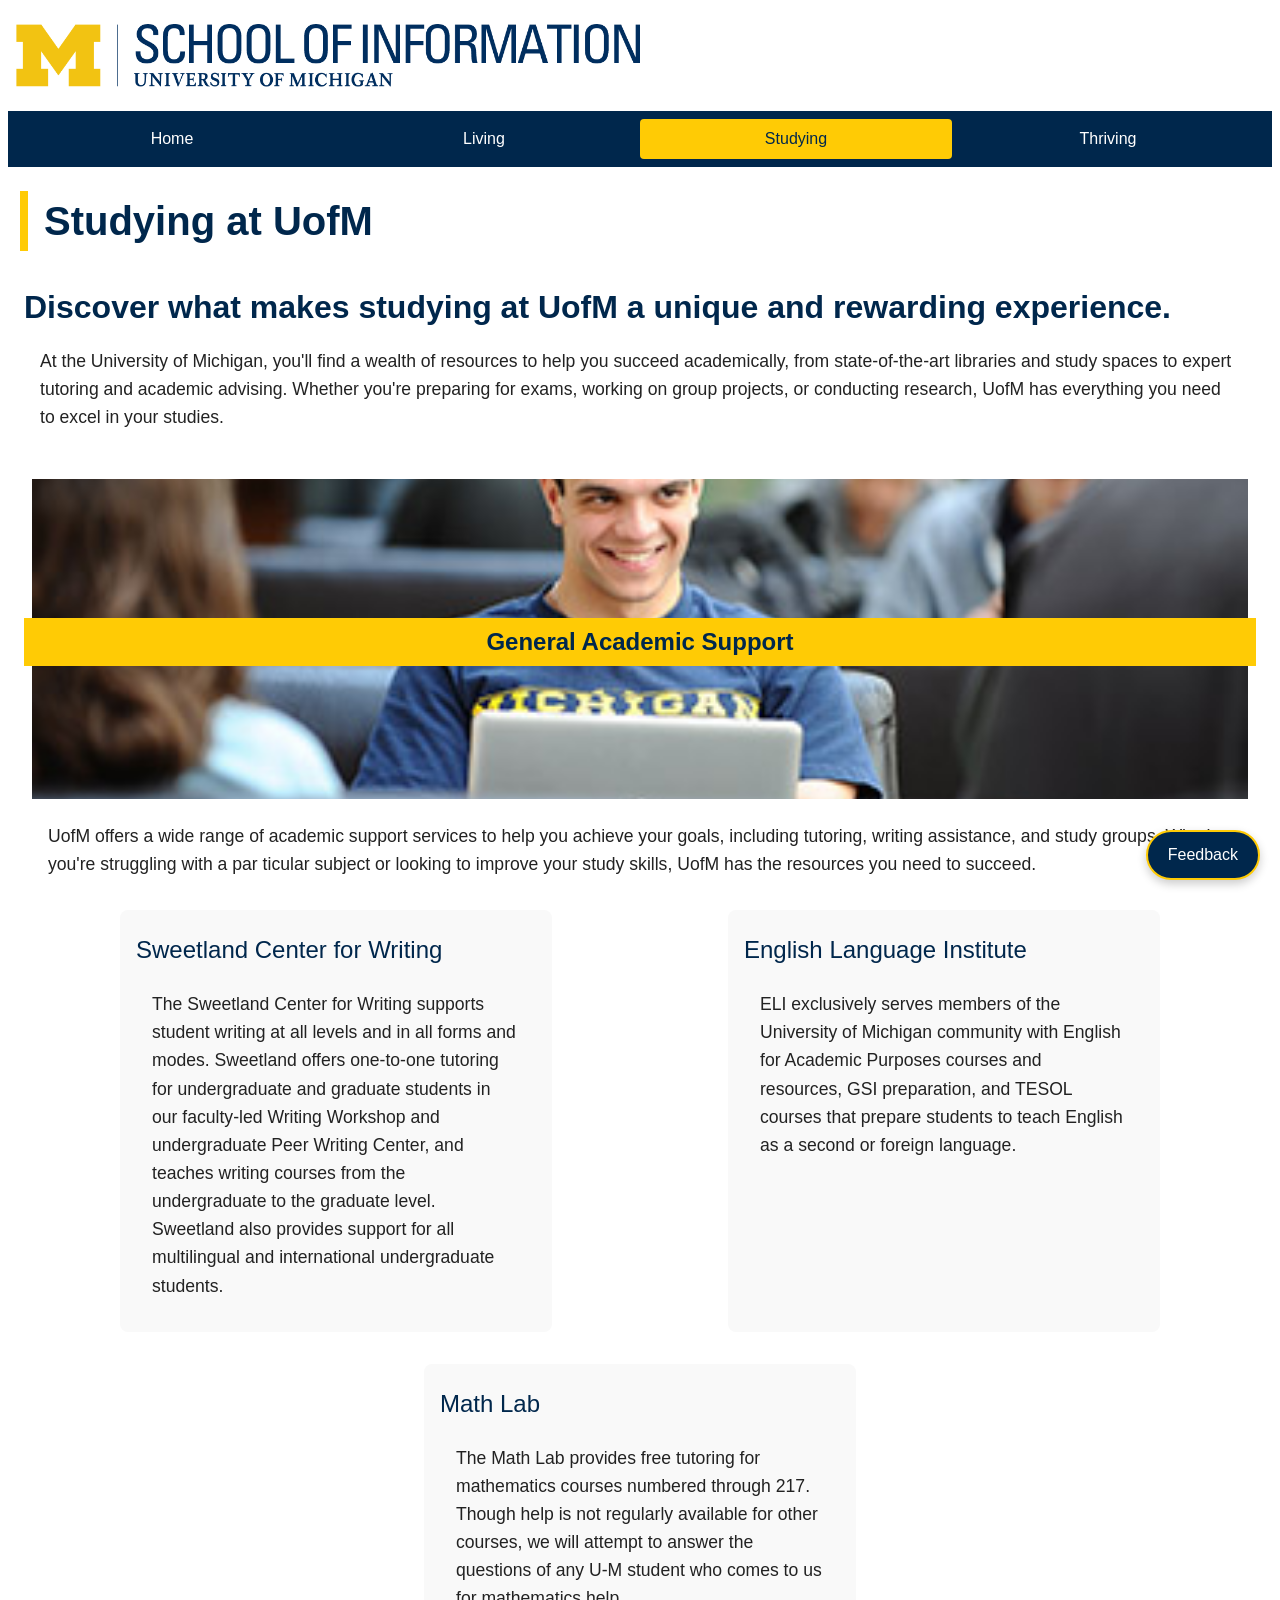
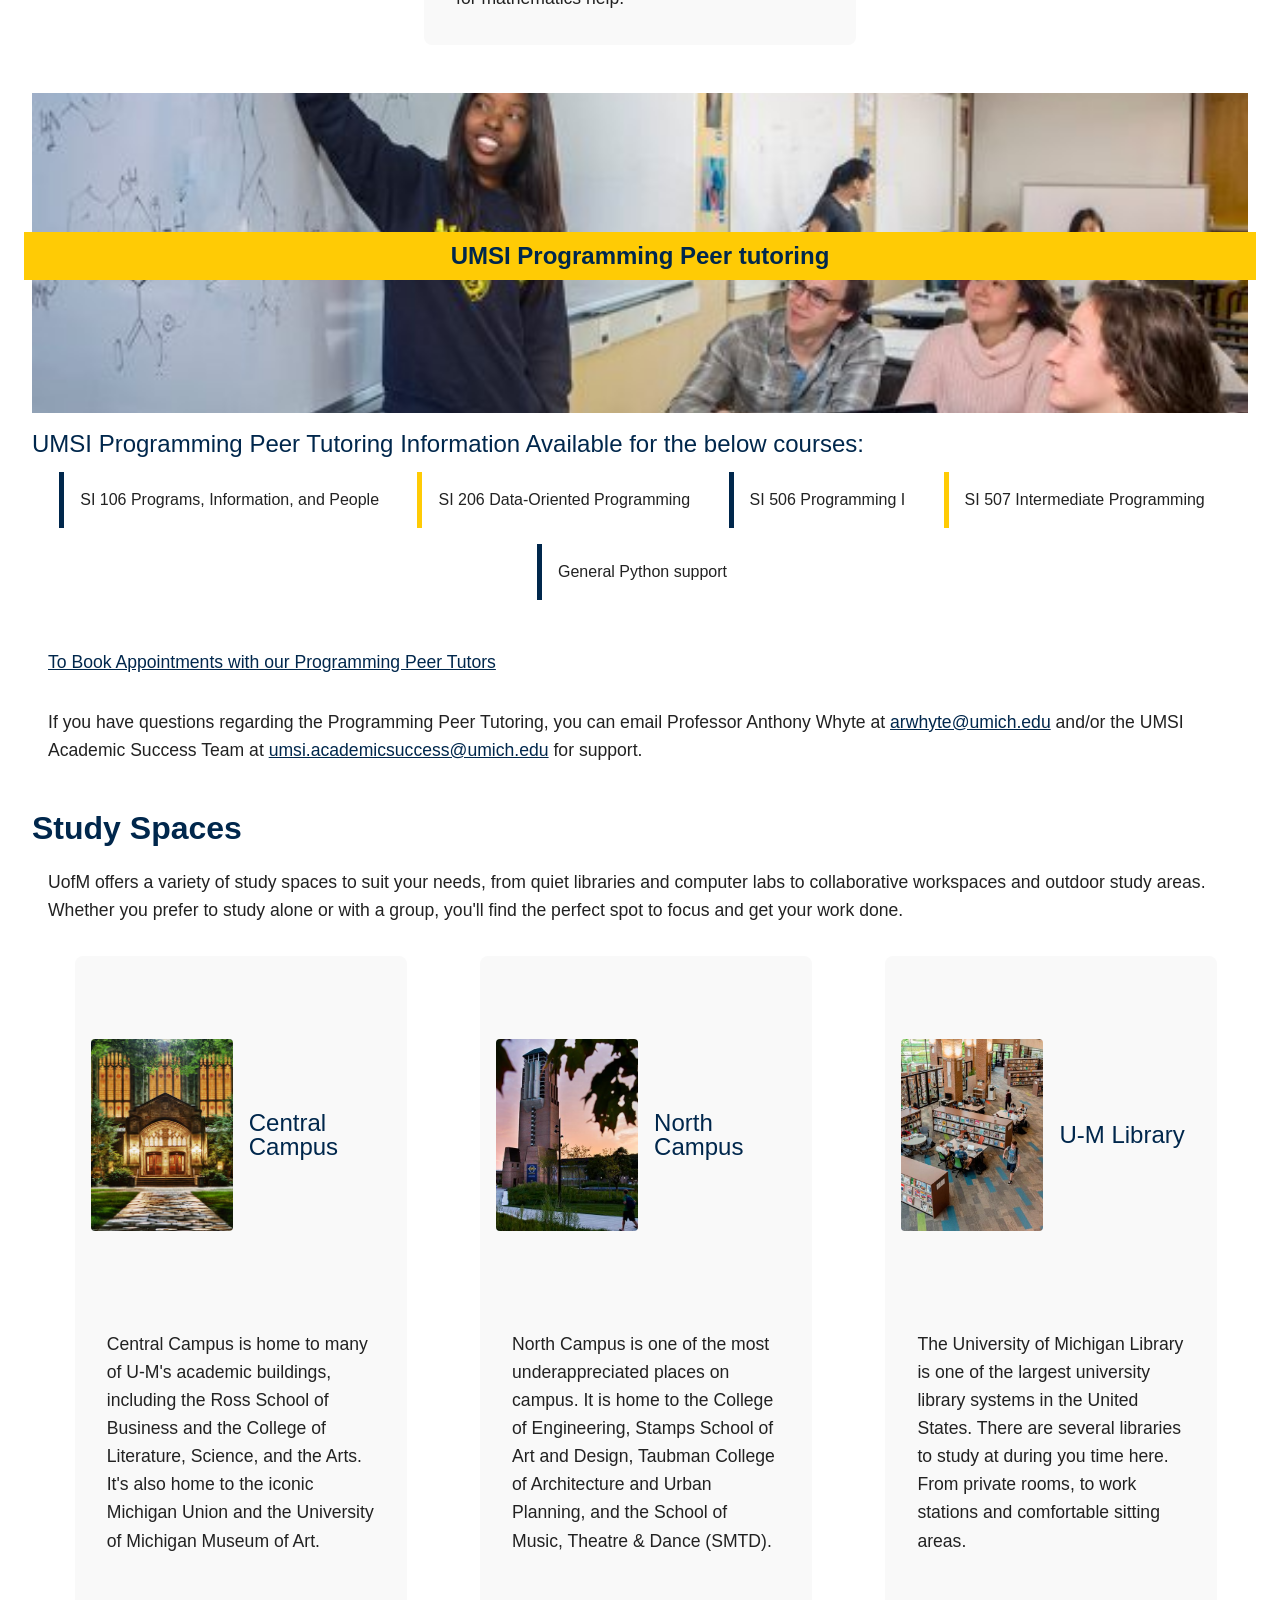
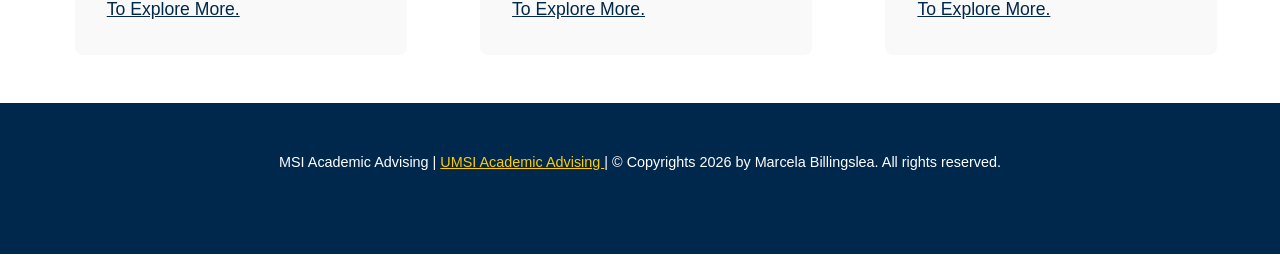
<file: studying.html>
<!DOCTYPE html>
<html lang="en">
<head>
    <meta charset="UTF-8">
    <meta name="viewport" content="width=device-width, initial-scale=1.0">
    <link rel="icon" href="images/UMSI_signature_vertical_informal_solidblue.jpg" type="image/jpeg">
    <link rel="stylesheet" href="css/html5reset.css">
	<link rel="stylesheet" href="css/style.css">
    <title>Studying</title>
</head>
<body>
    <header>
        <a class="skip-link" href="#main-content" tabindex="0">Skip to Main Content</a>
        <img src="images/umsi-logo.png" alt="UMSI Logo" class="brand">
        <nav>
            <button class="hamburger" aria-label="Toggle navigation">
                &#9776; <!-- hamburger icon -->
            </button>
            <ul>
                <li><a href="index.html">Home</a></li>
                <li><a href="living.html">Living</a></li>
                <li><a href="studying.html" aria-current="page">Studying</a></li>
                <li><a href="thriving.html">Thriving</a></li>
            </ul>
        </nav>
        <h1>Studying at UofM</h1>
    </header>
    <main id="main-content">
        <section class="welcome-section">
            <h2 tabindex="0">Discover what makes studying at UofM a unique and rewarding experience.</h2>
            <p tabindex="0">At the University of Michigan, you'll find a wealth of resources to help you succeed academically, from state-of-the-art libraries and study spaces to expert tutoring and academic advising. Whether you're preparing for exams, working on group projects, or conducting research, UofM has everything you need to excel in your studies.</p>
        </section>
        <section class="general-support">
            <div class="head-section">
                <div class="image-container">
                    <img src="images/academic_support.jpg" alt="Student smilling in lecture hall">
                    <h2 tabindex="0">General Academic Support</h2>
                </div>
                <p tabindex="0">UofM offers a wide range of academic support services to help you achieve your goals, including tutoring, writing assistance, and study groups. Whether you're struggling with a par    ticular subject or looking to improve your study skills, UofM has the resources you need to succeed.</p>
            </div>  
            <div class="box">
                <div class="object">
                    <h3 tabindex="0">Sweetland Center for Writing</h3>
                    <p tabindex="0">The Sweetland Center for Writing supports student writing at all levels and in all forms and modes. Sweetland offers one-to-one tutoring for undergraduate and graduate students in our faculty-led Writing Workshop and undergraduate Peer Writing Center, and teaches writing courses from the undergraduate to the graduate level. Sweetland also provides support for all multilingual and international undergraduate students.
                    </p>
                </div>
                <div class="object">
                    <h3 tabindex="0">English Language Institute</h3>
                    <p tabindex="0">ELI exclusively serves members of the University of Michigan community with English for Academic Purposes courses and resources, GSI preparation, and TESOL courses that prepare students to teach English as a second or foreign language.  </p>
                </div>
                <div class="object">
                    <h3 tabindex="0">Math Lab</h3>
                    <p tabindex="0">The Math Lab provides free tutoring for mathematics courses numbered through 217. Though help is not regularly available for other courses, we will attempt to answer the questions of any U-M student who comes to us for mathematics help. 
                    </p>
                </div>
            </div>
        </section>
        <section class="programming-tutoring">
            <div class="image-container">
                <img src="images/tutoring_class.jpg" alt="Group of students paying attention to a tutor">
                <h2 tabindex="0">UMSI Programming Peer tutoring</h2>
            </div>
            <h3 tabindex="0">UMSI Programming Peer Tutoring Information Available for the below courses:</h3>
            <ul>
                <li tabindex="0">SI 106 Programs, Information, and People</li>
                <li tabindex="0">SI 206 Data-Oriented Programming</li>
                <li tabindex="0">SI 506 Programming I</li>
                <li tabindex="0">SI 507 Intermediate Programming</li>
                <li tabindex="0">General Python support</li>
            </ul>
            <p><a href="https://sites.google.com/umich.edu/umsitutoring/umsi-programming-tutoring?authuser=0">To Book Appointments with our Programming Peer Tutors</a></p>
            <p tabindex="0">If you have questions regarding the Programming Peer Tutoring, you can email Professor Anthony Whyte at <a href="mailto:arwhyte@umich.edu ">arwhyte@umich.edu</a> and/or the UMSI Academic Success Team at <a href="mailto:umsi.academicsuccess@umich.edu">umsi.academicsuccess@umich.edu</a> for support.</p>
        </section>
        <section class="study-spaces">
            <h2 tabindex="0">Study Spaces</h2>
            <p tabindex="0">UofM offers a variety of study spaces to suit your needs, from quiet libraries and computer labs to collaborative workspaces and outdoor study areas. Whether you prefer to study alone or with a group, you'll find the perfect spot to focus and get your work done.</p>
            <div class="grid">
                <div class="card" tabindex="0">
                    <img src="images/law-quad-02.jpg" alt="Law Library entrance">
                    <h3>Central Campus</h3>
                    <div class="card-content">
                        <p tabindex="0">Central Campus is home to many of U-M's academic buildings, including the Ross School of Business and the College of Literature, Science, and the Arts. It's also home to the iconic Michigan Union and the University of Michigan Museum of Art.</p>
                        <p><a href="https://umich-cc.libcal.com/">To Explore More.</a></p>
                    </div>
                </div>
                <div class="card" tabindex="0">
                    <img src="images/north_campus.jpg" alt="Panoramic view of north campus">
                    <h3>North Campus</h3>
                    <div class="card-content">
                        <p tabindex="0">North Campus is one of the most underappreciated places on campus. It is home to the College of Engineering, Stamps School of Art and Design, Taubman College of Architecture and Urban Planning, and the School of Music, Theatre & Dance (SMTD).</p>
                        <p><a href="https://umich-nc.libcal.com/">To Explore More.</a></p>
                    </div>
                </div>
                <div class="card" tabindex="0">
                    <img src="images/library.jpg" alt="Duderstat Libary inside view">
                    <h3>U-M Library</h3>
                    <div class="card-content">
                        <p tabindex="0">The University of Michigan Library is one of the largest university library systems in the United States. There are several libraries to study at during you time here. From private rooms, to work stations and comfortable sitting areas.</p>
                        <p><a href="https://umich.libcal.com/">To Explore More.</a></p>
                    </div>
                </div>
            </div>
        </section>
    </main>
    <footer>
        <p>MSI Academic Advising | <a href="https://sites.google.com/umich.edu/msiacademicadvising/student-support-resources">UMSI Academic Advising </a> | © Copyrights <span id="year"></span> by Marcela Billingslea. All rights reserved.</p></p>
    </footer>
    <script>
        fetch('form.html')
            .then(res => res.text())
            .then(html => {
                const wrapper = document.createElement('div');
                wrapper.innerHTML = html;
                document.body.appendChild(wrapper);
                const toggleBtn = wrapper.querySelector('.form-toggle-btn');
                const formBox = wrapper.querySelector('.umsi-feedback-form');
                toggleBtn.addEventListener('click', () => {
                    formBox.classList.toggle('visible');
                });
            });
        document.getElementById("year").innerHTML = new Date().getFullYear();
        document.querySelector('.hamburger').addEventListener('click', function() {
            const nav = document.querySelector('nav');
            nav.classList.toggle('active');
        });
    </script>
</body>

</html>
</file>
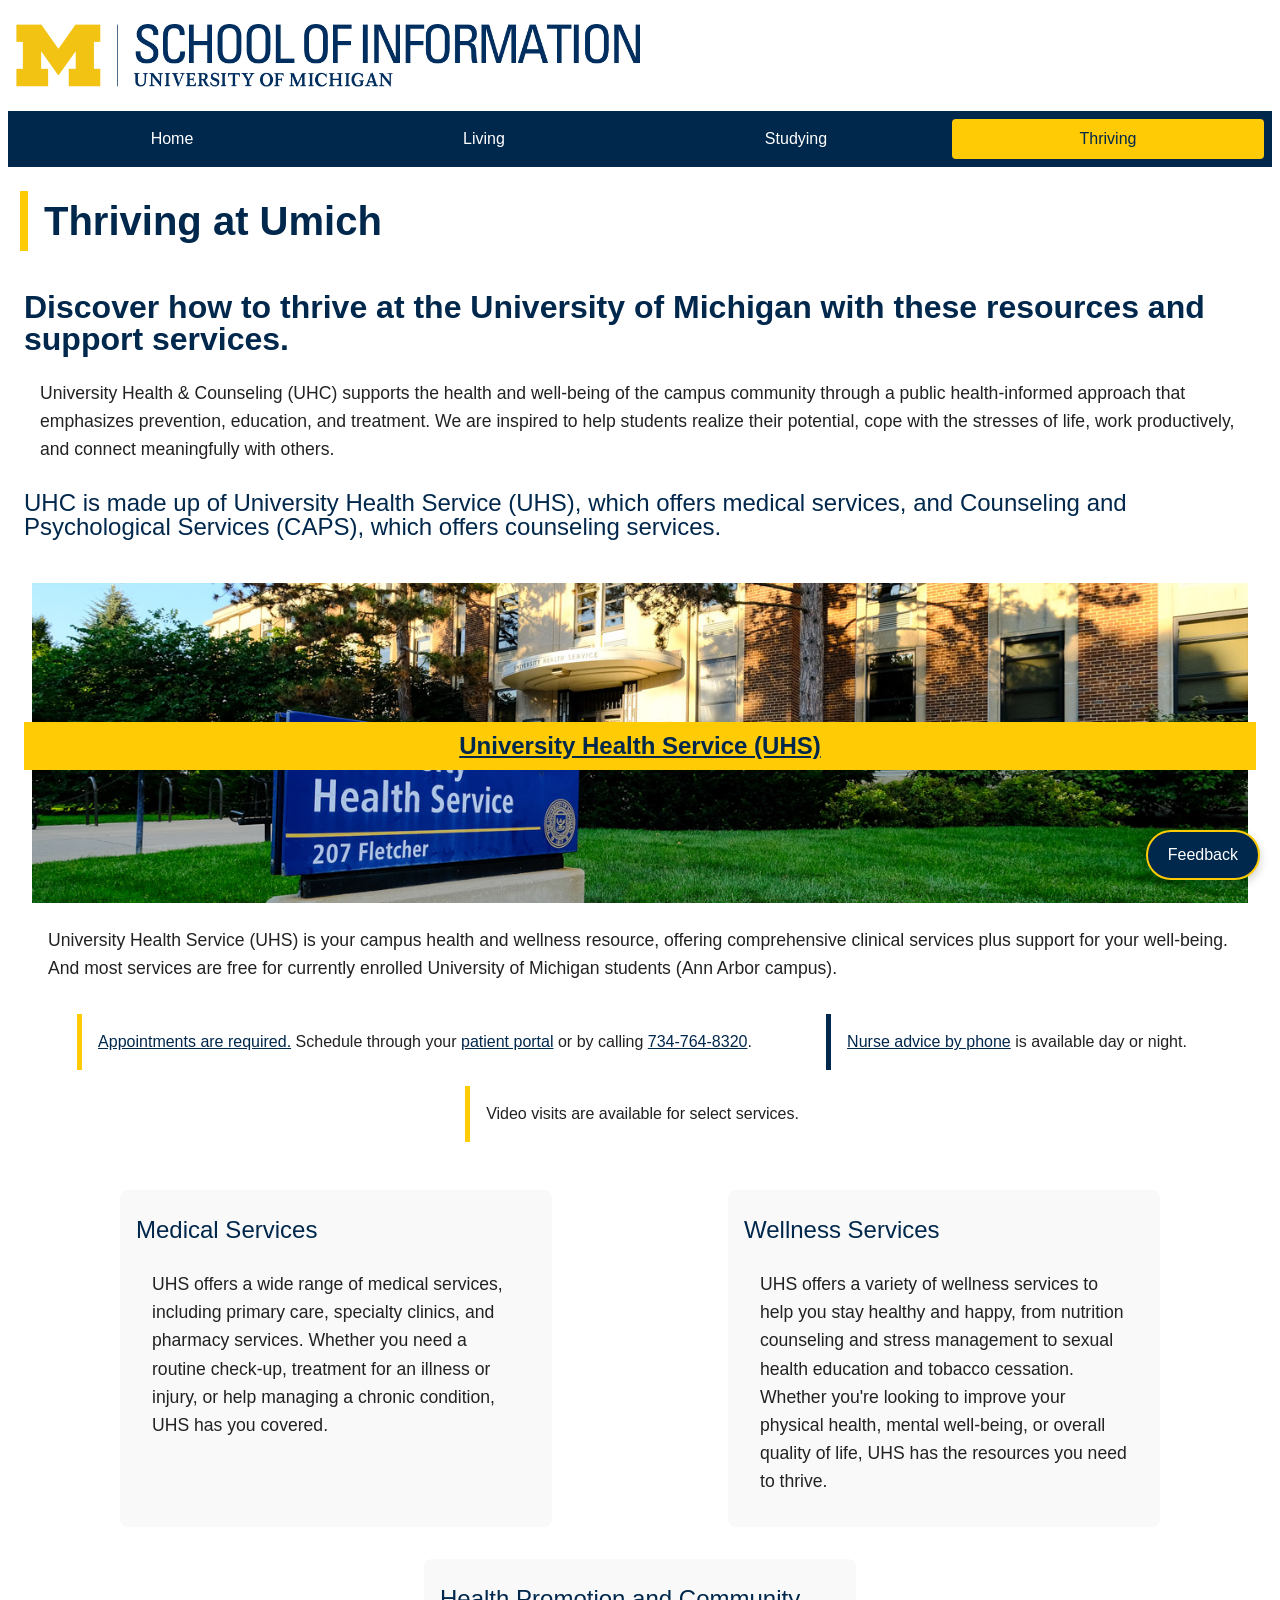
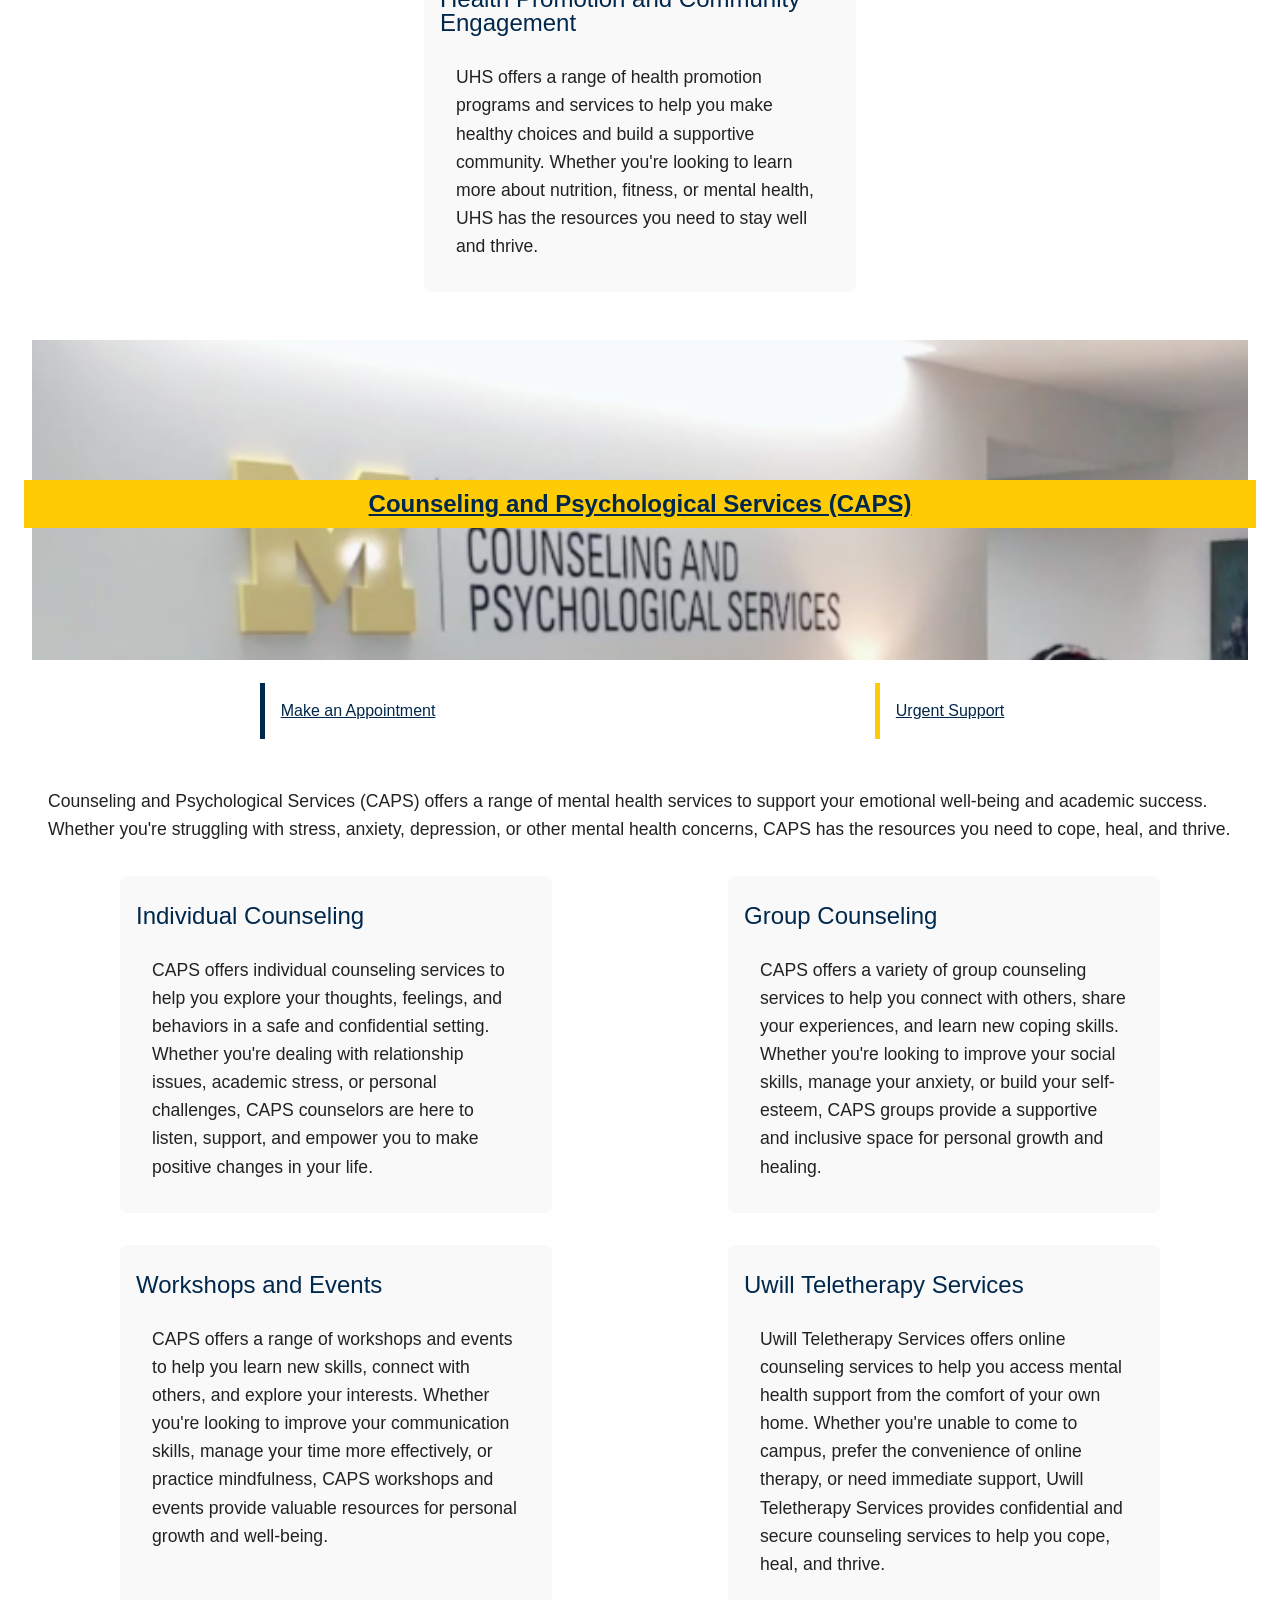
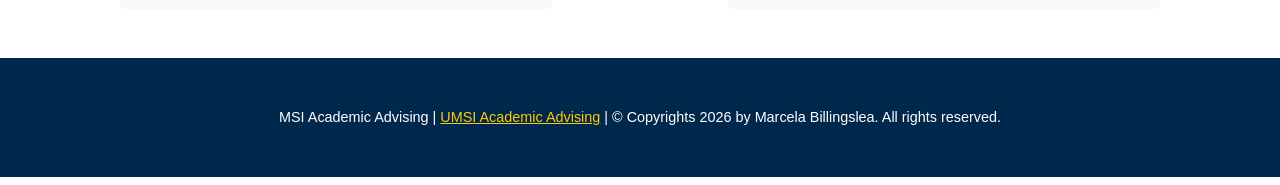
<file: thriving.html>
<!DOCTYPE html>
<html lang="en">
<head>
    <meta charset="UTF-8">
    <meta name="viewport" content="width=device-width, initial-scale=1.0">
    <link rel="icon" href="images/UMSI_signature_vertical_informal_solidblue.jpg" type="image/jpeg">
    <link rel="stylesheet" href="css/html5reset.css">
	<link rel="stylesheet" href="css/style.css">
    <title>Thriving</title>
</head>
<body>
    <header>
        <a class="skip-link" href="#main-content" tabindex="0">Skip to Main Content</a>
        <img src="images/umsi-logo.png" alt="UMSI Logo" class="brand">
        <nav>
            <button class="hamburger" aria-label="Toggle navigation">
                &#9776; <!-- hamburger -->
            </button>
            <ul>
                <li><a href="index.html">Home</a></li>
                <li><a href="living.html">Living</a></li>
                <li><a href="studying.html">Studying</a></li>
                <li><a href="thriving.html" aria-current="page">Thriving</a></li>
            </ul>
        </nav>
        <h1>Thriving at Umich</h1>
    </header>
    <main id="main-content">
        <section class="welcome-section">
            <h2 tabindex="0">Discover how to thrive at the University of Michigan with these resources and support services.</h2>
            <p tabindex="0">University Health & Counseling (UHC) supports the health and well-being of the campus community through a public health-informed approach that emphasizes prevention, education, and treatment. We are inspired to help students realize their potential, cope with the stresses of life, work productively, and connect meaningfully with others.</p>
            <h3 tabindex="0">UHC is made up of University Health Service (UHS), which offers medical services, and Counseling and Psychological Services (CAPS), which offers counseling services.</h3>
        </section>
        <section class="health-services">
            <div class="image-container">
                <img src="images/uhs_front.jpg" alt="University Health Service building">
                <h2 tabindex="0"><a href="https://uhs.umich.edu/">University Health Service (UHS)</a></h2>
            </div>
            <p tabindex="0">University Health Service (UHS) is your campus health and wellness resource, offering comprehensive clinical services plus support for your well-being. And most services are free for currently enrolled University of Michigan students (Ann Arbor campus).</p>
                <ul>
                    <li tabindex="0"><a href="https://uhs.umich.edu/appt">Appointments are required.</a> Schedule through your <a href="https://www.myuofmhealth.org/">patient portal</a> or by calling <a href="tel:+17347648320">734-764-8320</a>.</li>
                    <li tabindex="0"><a href="https://uhs.umich.edu/advice">Nurse advice by phone</a> is available day or night.</li>
                    <li tabindex="0">Video visits are available for select services.</li>
                </ul>
            <div class="box">
                <div class="object" tabindex="0">
                <h3 tabindex="0">Medical Services</h3>
                <p tabindex="0">UHS offers a wide range of medical services, including primary care, specialty clinics, and pharmacy services. Whether you need a routine check-up, treatment for an illness or injury, or help managing a chronic condition, UHS has you covered.</p>
            </div>
            <div tabindex="0" class="object">
                <h3 tabindex="0">Wellness Services</h3>
                <p tabindex="0">UHS offers a variety of wellness services to help you stay healthy and happy, from nutrition counseling and stress management to sexual health education and tobacco cessation. Whether you're looking to improve your physical health, mental well-being, or overall quality of life, UHS has the resources you need to thrive.</p>
            </div>
            <divtabindex="0" class="object">
                <h3 tabindex="0">Health Promotion and Community Engagement</h3>
                <p tabindex="0">UHS offers a range of health promotion programs and services to help you make healthy choices and build a supportive community. Whether you're looking to learn more about nutrition, fitness, or mental health, UHS has the resources you need to stay well and thrive.</p>
            </div>
            </div>
        </section>
        <section class="counseling-services">
            <div class="image-container" tabindex="0">
                <img src="images/caps.png" alt="Counseling and Psychological Services office">
                <h2 tabindex="0"><a href="https://caps.umich.edu/">Counseling and Psychological Services (CAPS)</a></h2>
            </div>
                <ul>
                    <li tabindex="0"><a href= "https://caps.umich.edu/article/scheduling-appointment">Make an Appointment</a></li>
                    <li tabindex="0"><a href= "https://caps.umich.edu/article/urgent-support">Urgent Support</a></li>
                </ul>
                <p tabindex="0">Counseling and Psychological Services (CAPS) offers a range of mental health services to support your emotional well-being and academic success. Whether you're struggling with stress, anxiety, depression, or other mental health concerns, CAPS has the resources you need to cope, heal, and thrive.</p>
            <div class="box">
                <div tabindex="0" class="object">
                <h3 tabindex="0">Individual Counseling</h3>
                <p tabindex="0">CAPS offers individual counseling services to help you explore your thoughts, feelings, and behaviors in a safe and confidential setting. Whether you're dealing with relationship issues, academic stress, or personal challenges, CAPS counselors are here to listen, support, and empower you to make positive changes in your life.</p>
            </div>
            <div tabindex="0" class="object">
                <h3 tabindex="0">Group Counseling</h3>
                <p tabindex="0">CAPS offers a variety of group counseling services to help you connect with others, share your experiences, and learn new coping skills. Whether you're looking to improve your social skills, manage your anxiety, or build your self-esteem, CAPS groups provide a supportive and inclusive space for personal growth and healing.</p>
            </div>
            <div tabindex="0" class="object">
                <h3 tabindex="0">Workshops and Events</h3>
                <p tabindex="0">CAPS offers a range of workshops and events to help you learn new skills, connect with others, and explore your interests. Whether you're looking to improve your communication skills, manage your time more effectively, or practice mindfulness, CAPS workshops and events provide valuable resources for personal growth and well-being.</p>
            </div>
            <div tabindex="0" class="object">
                <h3 tabindex="0">Uwill Teletherapy Services</h3>
                <p tabindex="0">Uwill Teletherapy Services offers online counseling services to help you access mental health support from the comfort of your own home. Whether you're unable to come to campus, prefer the convenience of online therapy, or need immediate support, Uwill Teletherapy Services provides confidential and secure counseling services to help you cope, heal, and thrive.</p>
            </div>
        </div>
        </section>
    </main>
    <footer>
        <p>MSI Academic Advising | <a href="https://sites.google.com/umich.edu/msiacademicadvising/student-support-resources">UMSI Academic Advising</a> | © Copyrights <span id="year"></span> by Marcela Billingslea. All rights reserved.</p>
    </footer>
    <script>
        fetch('form.html')
            .then(res => res.text())
            .then(html => {
                const wrapper = document.createElement('div');
                wrapper.innerHTML = html;
                document.body.appendChild(wrapper);
                const toggleBtn = wrapper.querySelector('.form-toggle-btn');
                const formBox = wrapper.querySelector('.umsi-feedback-form');
                toggleBtn.addEventListener('click', () => {
                    formBox.classList.toggle('visible');
                });
            });
            document.getElementById("year").innerHTML = new Date().getFullYear();
            document.querySelector('.hamburger').addEventListener('click', function() {
            const nav = document.querySelector('nav');
            nav.classList.toggle('active');
        });
    </script>
</body>

</html>
</file>
<file: css/style.css>
body {
    color: #222;
    font-size: 100%;
    line-height: 1.5em;
    font-family: sans-serif, Arial, Helvetica;
    margin: 0.5rem 0 0.5rem 0;
}

*:focus-visible {
    outline: 3px solid #ff0000;
    outline-offset: 2px;
    border-radius: 2px;
}

.skip-link {
    position: absolute; 
    overflow: hidden;
    width: 1%;
    height: 1%;
    display: block;
    text-align: center;
    top: -100vh;
    left: 0;
}

.skip-link:focus,
.skip-link:focus-within,
.skip-link:active {
    position: relative;
    top: 0;
    left: 0;
    width: 100%;
    height: auto;
    padding: 1rem;
    background: #f2f2f2;
    border-bottom: 1% solid #ccc;
    outline: 3px solid #ff0000;
    outline-offset: 2px;
    display: block;
}

.skip-link:hover {
    background-color: #e0e0e0;
}

.brand {
    width: 90%;
    margin: 0;
}

nav {
    position: relative;
    background-color: #00274C;
    padding: 0.5rem;
    width: 100%;
}

header {
    display: flex;
    flex-direction: column;
    align-items: center;
    gap: 1.5rem;
    padding: 1rem;
}

header h1 {
    text-align: left;
    margin: 0 0 0 1rem;
    font-size: clamp(1.5rem, 5vw, 2.5rem);
    font-weight: 700;
    color: #00274C;
    padding: 0 1rem;
    width: calc(100% - 2rem);
    line-height: 1.5;
    border-left: 0.500rem solid #FFCB05;
}

.hamburger {
    display: block;
    background: none;
    border: none;
    font-size: 2rem;
    color: white;
    cursor: pointer;
}

nav ul {
    display: none;
    position: absolute; 
    background-color: #00274C; 
    width: 30%; 
    z-index: 1000; 
}

nav.active ul {
    display: block; 
}

nav li {
    width: 100%;
}

nav a {
    color: white;
    text-decoration: none;
    padding: 0.5rem;
    display: block;
    font-size: 1rem;
    text-align: center;
    border-radius: 0.25rem;
    transition: background-color 0.3s ease;
}

nav a:hover,
nav a:focus {
    background-color: #FFCB05;
    color: #00274C;
    outline: none;
}

nav a:focus-visible {
    outline: 3px solid #ff0000;
    outline-offset: 2px;
}

nav a[aria-current="page"] {
    background-color: #FFCB05;
    color: #00274C;
}

a {
    color: #00274C;
}

h2 {
    font-size: 2rem; 
    font-weight: 600; 
    color: #00274C; 
    margin-bottom: 0.5rem; 
    line-height: 2rem;
}
h3 {
    font-size: 1.5rem;
    font-weight: 400;
    color: #00274C;
    margin-bottom: 0.75rem;
    margin-top: 0.75rem;
}

footer {
    background-color: #00274C;
    color: white;
    padding: 2rem 1rem;
    text-align: center;
}

footer p {
    margin: 0;
    font-size: 0.9rem;
}

footer a {
    color: #FFCB05;
    text-decoration: underline;
    transition: color 0.3s ease;
}

footer a:hover,
footer a:focus {
    color: white;
    text-decoration: underline;
    outline: none;
}

footer a:focus-visible {
    outline: 3px solid #ff0000;
    outline-offset: 2px;
}

section {
    padding: 1rem;
}

.welcome-section {
    padding: 0.5rem; 
    margin-bottom: 0.5rem; 
}

p {
    font-size: 1.1rem;
    line-height: 1.6; 
}

.home-portal {
    display: grid;
    grid-template-columns: 1fr 1fr;
    gap: 1.5rem;
    padding: 1rem;
}

.home-portal h2 {
    grid-column: 1 / -1;
}

.portal-item {
    display: grid;
    grid-template-rows: auto 1fr;
    gap: 1rem;
    background-color: #f9f9f9;
    border-radius: 0.5rem;
    padding: 1rem;
    position: relative;
    grid-template-columns: 1fr;
}

.portal-item img {
    width: 100%;
    height: 12rem;
    object-fit: cover;
    border-radius: 0.25rem;
    grid-row: 1;
}

.portal-item h3 {
    position: static;
    background: none;
    color: #00274C;
    padding: 0;
    margin: 0;
    text-align: center;
    grid-row: 2;
}

.card {
    display: grid;
    grid-template-columns: 1fr 1fr;
    grid-template-rows: 1fr 1fr;
    gap: 1rem;
    background-color: #f9f9f9;
    border-radius: 0.5rem;
    padding: 1rem;
    transition: transform 0.3s ease;
    margin: 1rem 0 1rem 0;
}

.card:hover,
.card:focus-within {
    transform: translateY(-0.25rem);
    box-shadow: 0 4px 8px rgba(0, 0, 0, 0.1);
}

.card img {
    width: 100%;
    height: 12rem;
    object-fit: cover;
    border-radius: 0.25rem;
    grid-column: 1;
    grid-row: 1;
}

.card h3 {
    position: static;
    background: none;
    color: #00274C;
    padding: 0;
    margin: 0;
    grid-column: 2;
    grid-row: 1;
    align-self: center;
}

.card-content {
    position: static;
    opacity: 1;
    padding: 0;
    display: flex;
    flex-direction: column;
    gap: 0.5rem;
    grid-column: 1 / -1;
    grid-row: 2;
}

.featured-guides ul,
.events-section ul,
.social-links ul,
.programming-tutoring ul,
.health-services ul,
.counseling-services ul {
    list-style: none;
    margin: 1rem 0;
    padding: 0 1rem;
}

.featured-guides li,
.events-section li,
.programming-tutoring li,
.health-services li,
.counseling-services li {
    margin-bottom: 1rem;
    padding: 1rem;
}

.featured-guides li:nth-child(odd),
.events-section li:nth-child(even),
.programming-tutoring li:nth-child(odd),
.health-services li:nth-child(even),
.counseling-services li:nth-child(odd) {
    border-left: 5px solid #00274C;
}

.featured-guides li:nth-child(even),
.events-section li:nth-child(odd),
.programming-tutoring li:nth-child(even),
.health-services li:nth-child(odd),
.counseling-services li:nth-child(even) {
    border-left: 5px solid #FFCB05;
}

.featured-guides li:hover,
.events-section li:hover,
.programming-tutoring li:hover,
.health-services li:hover,
.counseling-services li:hover,
.featured-guides li:focus,
.events-section li:focus,
.programming-tutoring li:focus,
.health-services li:focus,
.counseling-services li:focus {
    transform: translateY(-5px);
    box-shadow: 0 4px 15px rgba(0, 0, 0, 0.2);
}

.events-section strong {
    color: #00274C;
}
.events-section a {
    color: #00274C;
    text-decoration: underline;
    transition: color 0.3s;
}

.events-section a:hover,
.featured-guides a:hover,
.programming-tutoring a:hover,
.events-section a:focus,
.featured-guides a:focus,
.programming-tutoring a:focus {
    color: #FFCB05;
}

.success-stories blockquote {
    background-color: #f0f4ff;
    border-left: 5px solid #00274C;
    padding: 1.5rem;
    margin: 1.5rem 0;
    border-radius: 0.5rem;
    font-style: italic;
    color: #000000;
    position: relative;
}

.social-links a {
    color: #00274C;
    transition: color 0.3s;
}

.social-links a:hover {
    color: #FFCB05;
}

.general-support,
.image-container {
    position: relative;
}

.image-container img {
    width: 100%;
}

.general-support h2,
.programming-tutoring h2,
.counseling-services h2,
.health-services h2 {
    position: absolute;
    top: 50%;
    left: 50%;
    transform: translate(-50%, -50%);
    background-color: #FFCB05;
    color: #00274C;
    padding: 0.5rem;
    text-align: center;
    font-size: 1.5rem;
    width: 100%;
}

.general-support > div,
.counseling-services > div,
.health-services > div {
    border-top: 0.2rem solid #00274C;
}

.general-support > div:first-of-type,
.counseling-services > div:first-of-type,
.health-services > div:first-of-type {
    border-top: none; 
}

.card:focus-within {
    transform: translateY(-0.25rem);
    box-shadow: 0 4px 8px rgba(0, 0, 0, 0.1);
}

main {
    padding: 1rem;
    margin: 0 auto;
}

blockquote {
    background-color: #f0f4ff;
    border-left: 5px solid #00274C;
    padding: 1.5rem;
    margin: 1.5rem 0;
    border-radius: 0.5rem;
    font-style: italic;
    color: #333;
}

.form-toggle-btn {
    position: fixed;
    bottom: 20px;
    right: 20px;
    background: #00274C;
    color: white;
    padding: 14px 20px;
    font-size: 16px;
    border: none;
    border-radius: 30px;
    cursor: pointer;
    z-index: 9999;
    box-shadow: 0 4px 10px rgba(0, 0, 0, 0.2);
    border: 2px solid #FFCB05;
}      
.umsi-feedback-form {
    position: fixed;
    bottom: 80px;
    right: 20px;
    background: #ffffff;
    border: 1px solid #ccc;
    padding: 16px;
    border-radius: 8px;
    width: 280px;
    box-shadow: 0 2px 8px rgba(0, 0, 0, 0.1);
    font-family: sans-serif;
    z-index: 9998;
    display: none;
}      

.umsi-feedback-form.visible {
    display: block;
}

.umsi-feedback-form input,
.umsi-feedback-form select,
.umsi-feedback-form textarea {
width: 100%;
margin-bottom: 10px;
padding: 6px;
box-sizing: border-box;
font-size: 14px;
}

.form-title {
    margin-top: 0;
    font-size: 16px;
    font-weight: bold;
    color: #00274C;
}

.form-submit-btn {
    background: #00274C;
    color: white;
    border: none;
    padding: 8px;
    border-radius: 4px;
    cursor: pointer;
    width: 100%;
    font-weight: bold;
}

.error-page {
    display: flex;
    flex-direction: column;
    align-items: center;
    justify-content: center;
    text-align: center;
    padding: 2rem;
    background-color: #ffffff;
}

.error-page img {
    width: 60%;
    
    height: auto;
    border-radius: 10px;
    margin-bottom: 1.5rem;
}

.error-message {
    font-size: 1.5rem;
    font-weight: bold;
    color: #00274C;
    margin-bottom: 1rem;
}

@media screen and (min-width: 800px) {
    .brand {
        width: 50%;
        align-self: baseline;
    }

    p {
        padding: 1rem;
    }
    nav ul {
        display: flex; 
        flex-direction: row; 
        width: 100%;
        position: static;
    }
    .home-portal > h2,
    .success-stories > h2,
    .success-stories > p {
        display: block;
        width: 100%;
    }
    .home-portal,
    .success-stories,
    .grid,
    .featured-guides ul,
    .events-section ul,
    .programming-tutoring ul,
    .health-services ul,
    .counseling-services ul,
    .box {
        display: flex;
        flex-wrap: wrap;
        justify-content: space-around;
    }
    .home-portal{
        justify-content: center;
    }
    .portal-item,
    .card,
    .featured-guides li{
        width: 300px;
    }

    .events-section li,
    .object{
        width: 400px;
    }
    .card {
        margin-left: 1%;
        align-items: center;
    }

    .image-container img {
        height: 20rem;
        object-fit: cover;
    }
    .general-support > div,
    .counseling-services > div,
    .health-services > div {
        border-top: none;
    }

    .object {
        background-color: #f9f9f9;
        border-radius: 0.5rem;
        padding: 1rem;
        transition: transform 0.3s ease;
        margin: 1rem 0 1rem 0;
    }

    .hamburger {
        display: none;
    }
}
</file>
